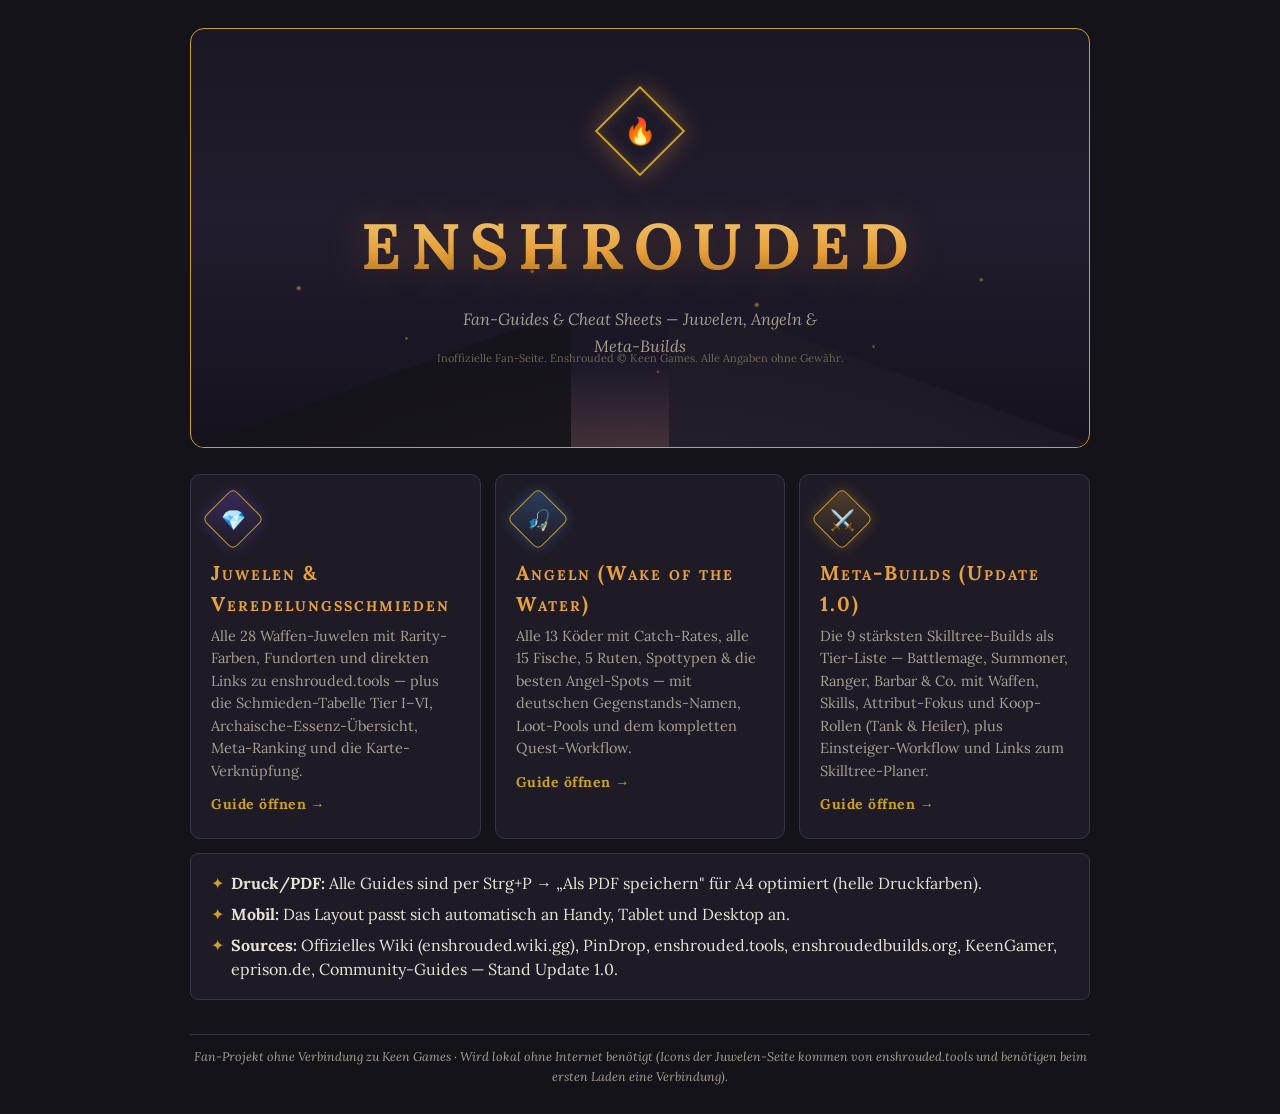
<file: index.html>
<!DOCTYPE html>
<html lang="de">

<head>
  <meta charset="UTF-8">
  <meta name="viewport" content="width=device-width, initial-scale=1">
  <title>Enshrouded – Fan-Guides</title>
  <link rel="stylesheet" href="styles.css">
</head>

<body>
  <div class="wrap">

    <div class="hero">
      <div class="mist"></div>
      <div class="ridges"></div>
      <div class="frame-logo"><i>🔥</i></div>
      <h1 class="title">ENSHROUDED</h1>
      <p class="tagline">Fan-Guides &amp; Cheat Sheets — Juwelen, Angeln &amp; Meta-Builds</p>
      <p class="disclaimer">Inoffizielle Fan-Seite. Enshrouded © Keen Games. Alle Angaben ohne Gewähr.</p>
    </div>

    <div class="home-grid">
      <a class="tile juwelen" href="juwelen.html">
        <div class="tile-emblem"><i>💎</i></div>
        <h2>Juwelen &amp; Veredelungsschmieden</h2>
        <p>Alle 28 Waffen-Juwelen mit Rarity-Farben, Fundorten und direkten Links zu enshrouded.tools — plus die
          Schmieden-Tabelle Tier I–VI, Archaische-Essenz-Übersicht, Meta-Ranking und die Karte-Verknüpfung.</p>
        <span class="open">Guide öffnen →</span>
      </a>
      <a class="tile angeln" href="angeln.html">
        <div class="tile-emblem"><i>🎣</i></div>
        <h2>Angeln (Wake of the Water)</h2>
        <p>Alle 13 Köder mit Catch-Rates, alle 15 Fische, 5 Ruten, Spottypen &amp; die besten Angel-Spots — mit
          deutschen Gegenstands-Namen, Loot-Pools und dem kompletten Quest-Workflow.</p>
        <span class="open">Guide öffnen →</span>
      </a>
      <a class="tile builds" href="builds.html">
        <div class="tile-emblem"><i>⚔️</i></div>
        <h2>Meta-Builds (Update 1.0)</h2>
        <p>Die 9 stärksten Skilltree-Builds als Tier-Liste — Battlemage, Summoner, Ranger, Barbar &amp; Co. mit Waffen,
          Skills, Attribut-Fokus und Koop-Rollen (Tank &amp; Heiler), plus Einsteiger-Workflow und Links zum
          Skilltree-Planer.</p>
        <span class="open">Guide öffnen →</span>
      </a>
    </div>

    <div class="note">
      <ul class="rules">
        <li><b>Druck/PDF:</b> Alle Guides sind per Strg+P → „Als PDF speichern" für A4 optimiert (helle Druckfarben).
        </li>
        <li><b>Mobil:</b> Das Layout passt sich automatisch an Handy, Tablet und Desktop an.</li>
        <li><b>Sources:</b> Offizielles Wiki (enshrouded.wiki.gg), PinDrop, enshrouded.tools, enshroudedbuilds.org,
          KeenGamer, eprison.de, Community-Guides — Stand Update 1.0.</li>
      </ul>
    </div>

    <footer>Fan-Projekt ohne Verbindung zu Keen Games · Wird lokal ohne Internet benötigt (Icons der Juwelen-Seite
      kommen von enshrouded.tools und benötigen beim ersten Laden eine Verbindung).</footer>

  </div>
</body>

</html>
</file>
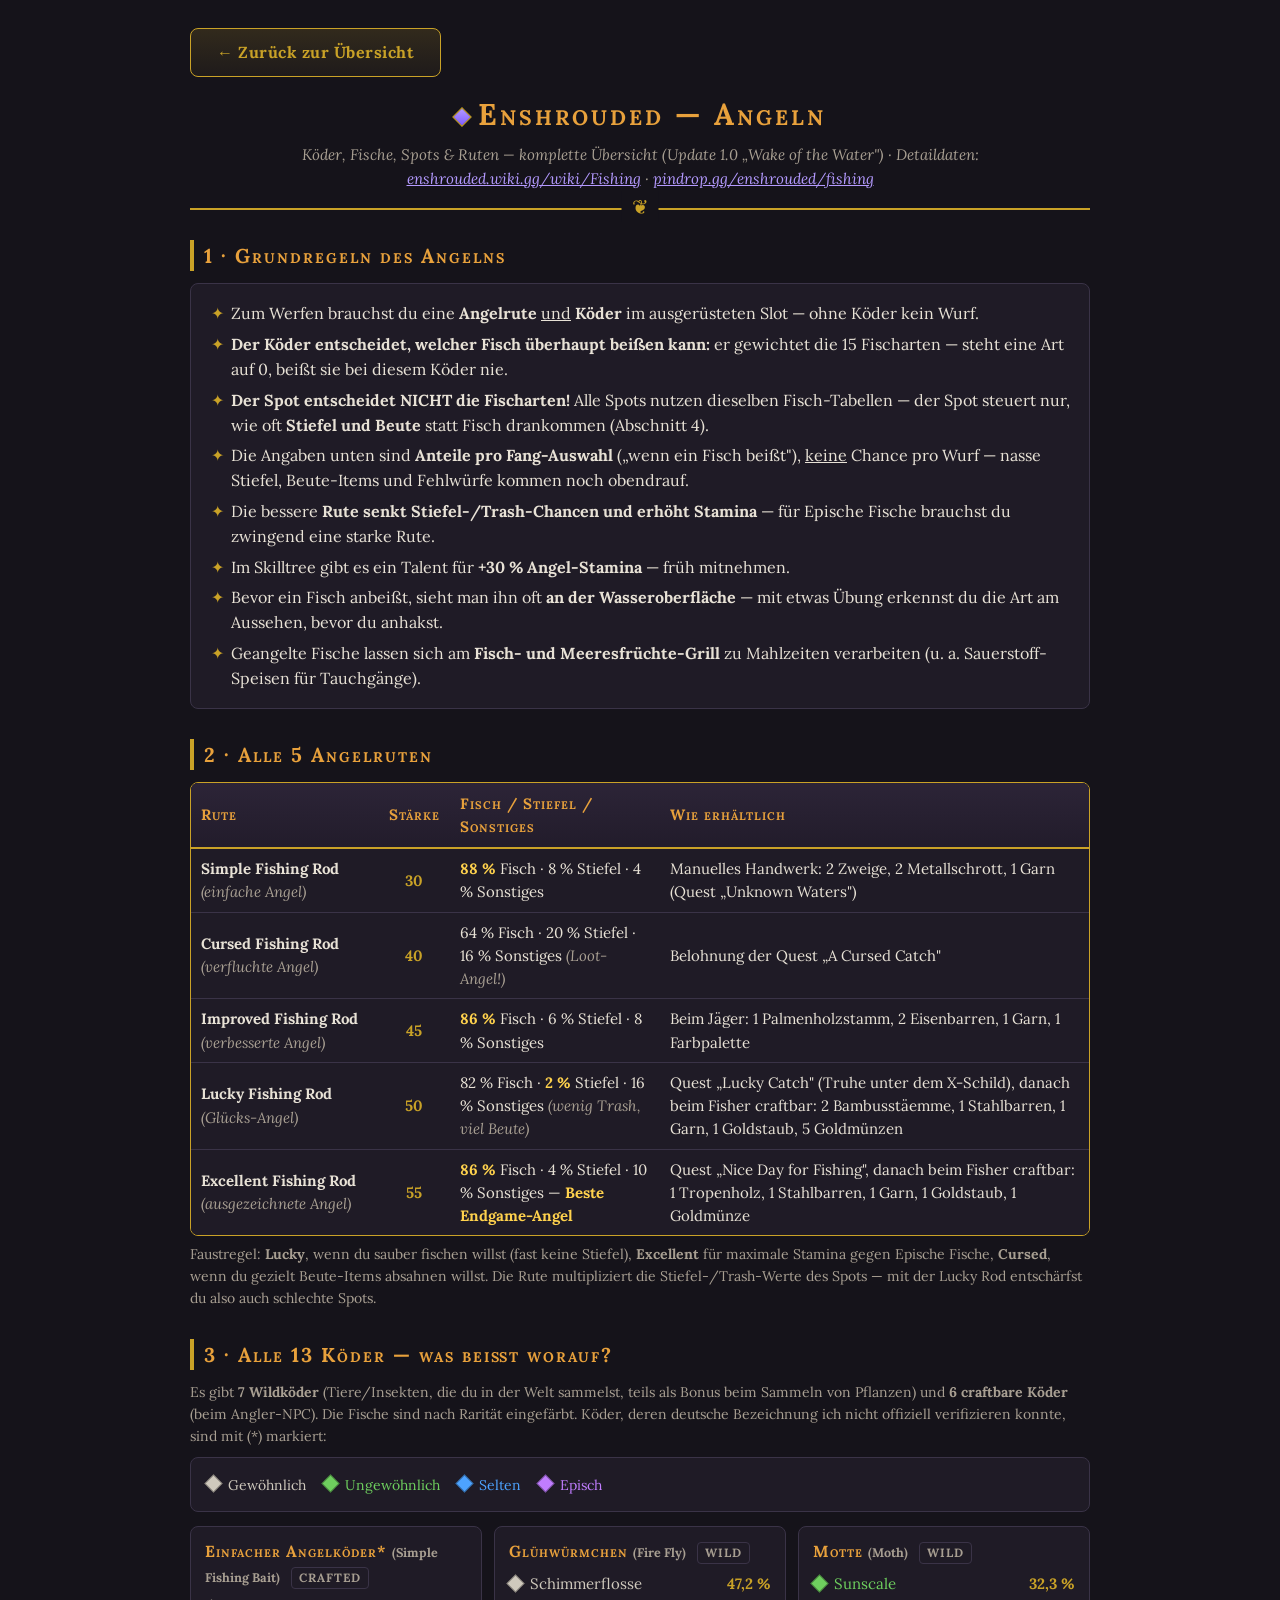
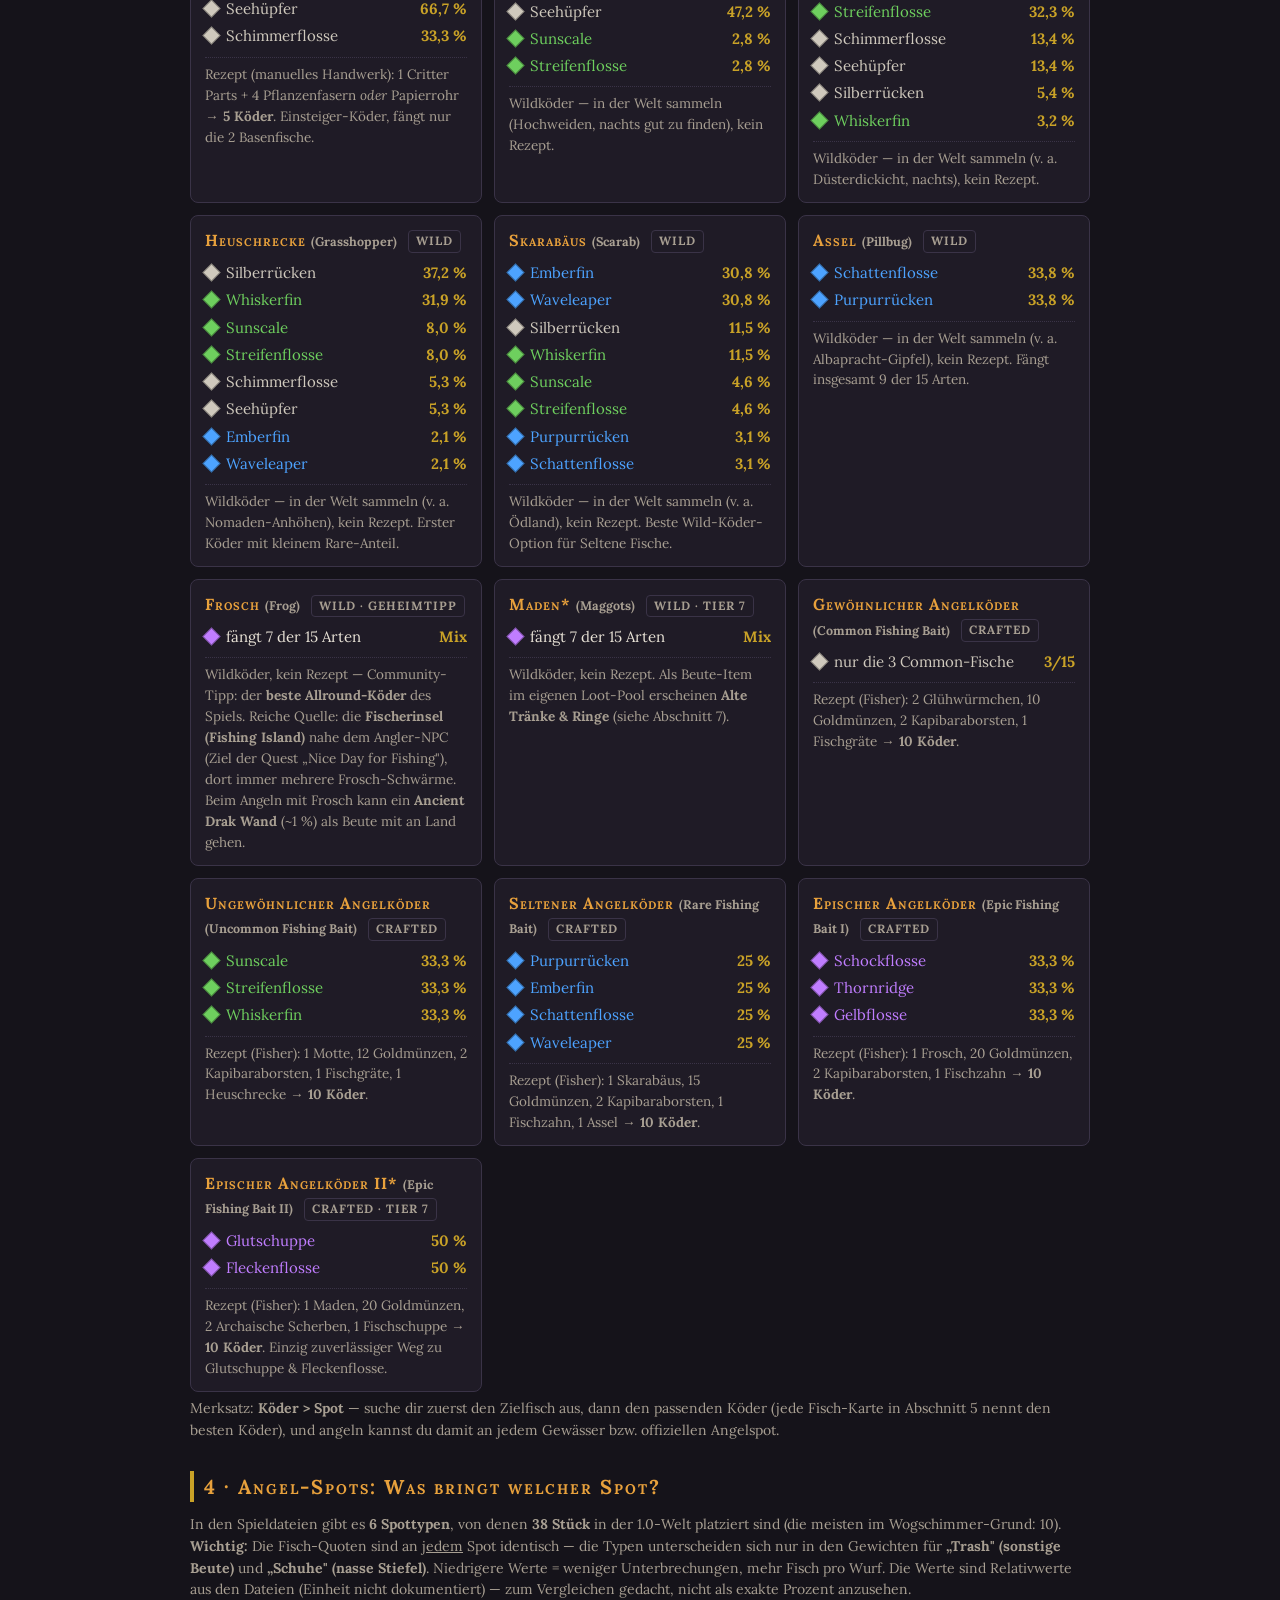
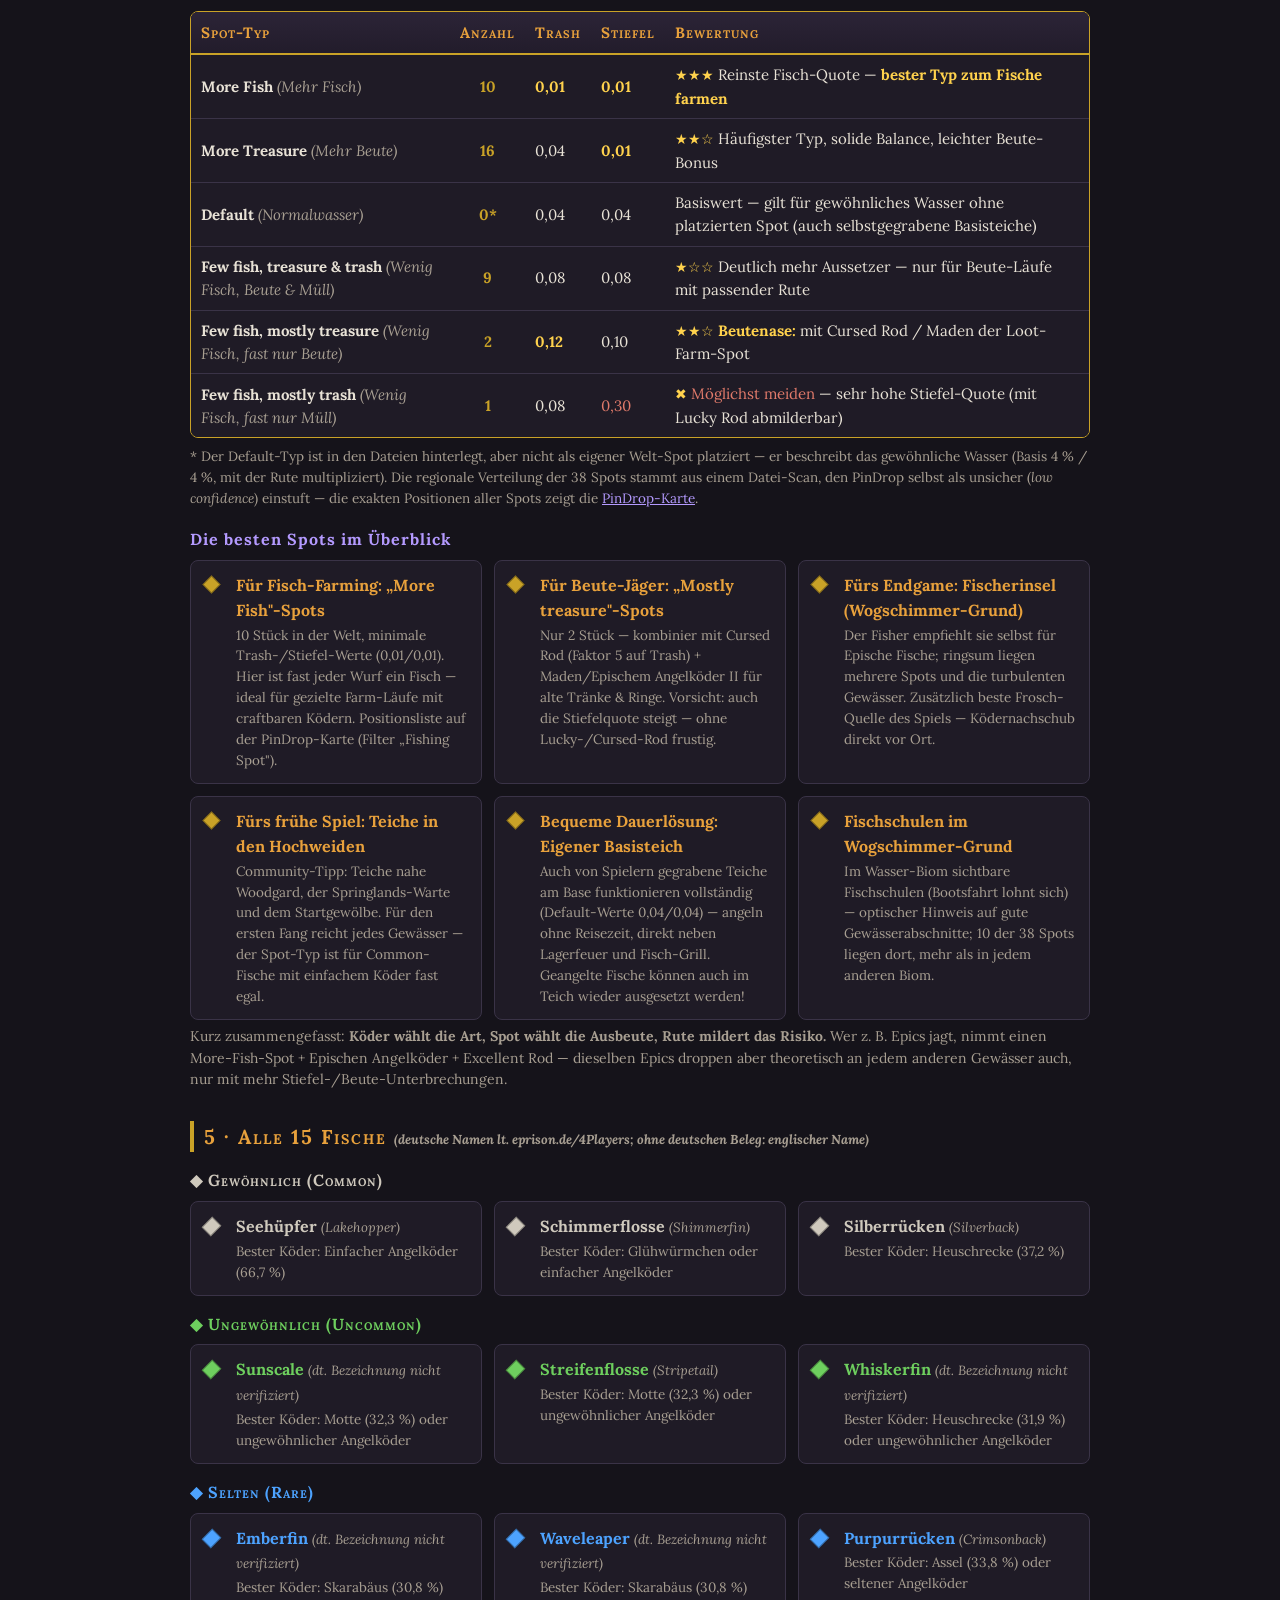
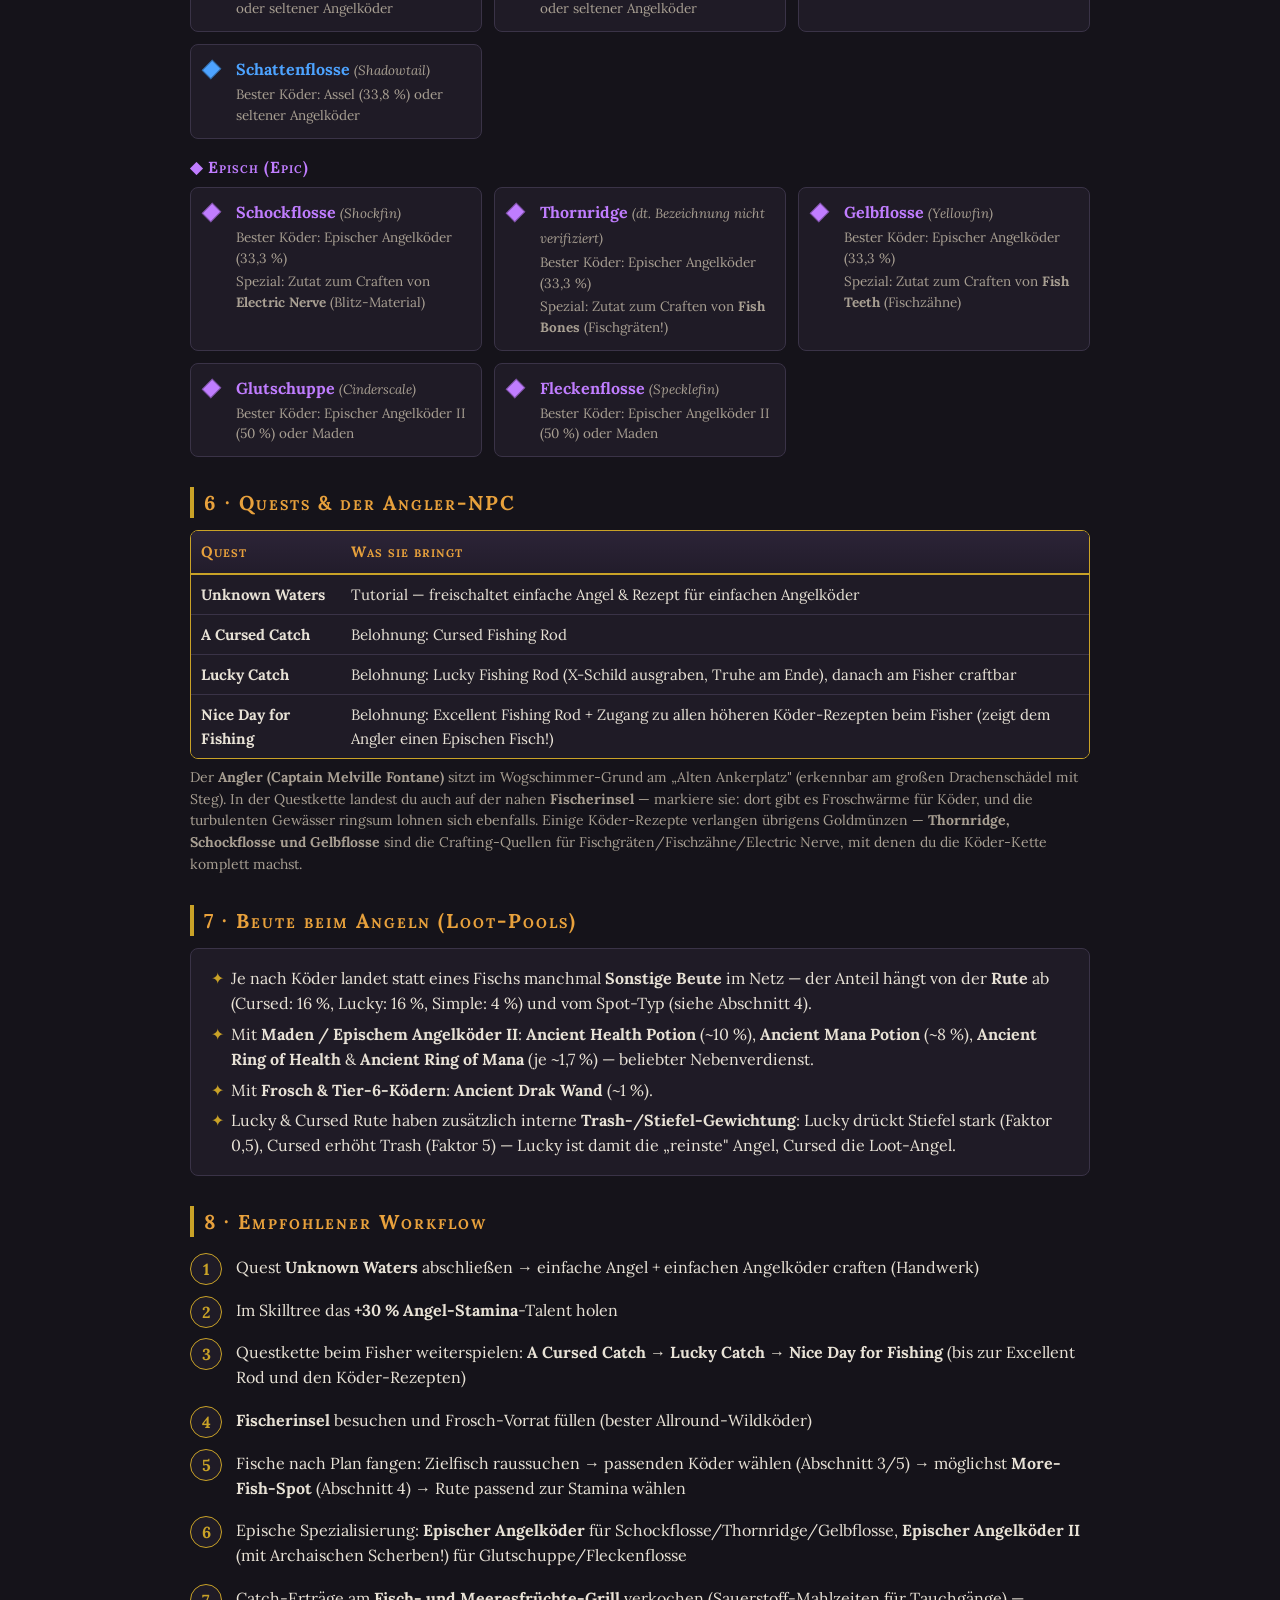
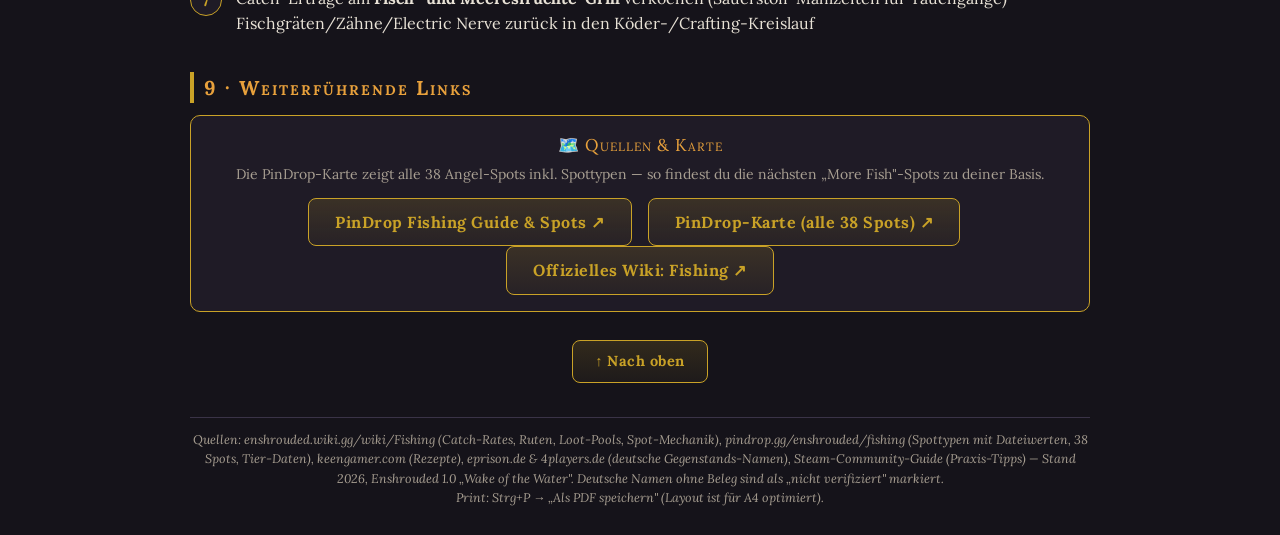
<file: angeln.html>
<!DOCTYPE html>
<html lang="de">
<head>
<meta charset="UTF-8">
<meta name="viewport" content="width=device-width, initial-scale=1">
<title>Enshrouded – Angeln (Wake of the Water)</title>
<link rel="stylesheet" href="styles.css">
</head>
<body>
<div class="wrap">

<a class="btn backhome" href="index.html">← Zurück zur Übersicht</a>

<header>
  <h1><span class="gem-icon"></span>Enshrouded — Angeln</h1>
  <div class="sub">Köder, Fische, Spots &amp; Ruten — komplette Übersicht (Update 1.0 „Wake of the Water") · Detaildaten: <a href="https://enshrouded.wiki.gg/wiki/Fishing" target="_blank" rel="noopener">enshrouded.wiki.gg/wiki/Fishing</a> · <a href="https://pindrop.gg/enshrouded/fishing" target="_blank" rel="noopener">pindrop.gg/enshrouded/fishing</a></div>
</header>

<h2>1 · Grundregeln des Angelns</h2>
<div class="note"><ul class="rules">
<li>Zum Werfen brauchst du eine <b>Angelrute</b> <u>und</u> <b>Köder</b> im ausgerüsteten Slot — ohne Köder kein Wurf.</li>
<li><b>Der Köder entscheidet, welcher Fisch überhaupt beißen kann:</b> er gewichtet die 15 Fischarten — steht eine Art auf 0, beißt sie bei diesem Köder nie.</li>
<li><b>Der Spot entscheidet NICHT die Fischarten!</b> Alle Spots nutzen dieselben Fisch-Tabellen — der Spot steuert nur, wie oft <b>Stiefel und Beute</b> statt Fisch drankommen (Abschnitt 4).</li>
<li>Die Angaben unten sind <b>Anteile pro Fang-Auswahl</b> („wenn ein Fisch beißt"), <u>keine</u> Chance pro Wurf — nasse Stiefel, Beute-Items und Fehlwürfe kommen noch obendrauf.</li>
<li>Die bessere <b>Rute senkt Stiefel-/Trash-Chancen und erhöht Stamina</b> — für Epische Fische brauchst du zwingend eine starke Rute.</li>
<li>Im Skilltree gibt es ein Talent für <b>+30 % Angel-Stamina</b> — früh mitnehmen.</li>
<li>Bevor ein Fisch anbeißt, sieht man ihn oft <b>an der Wasseroberfläche</b> — mit etwas Übung erkennst du die Art am Aussehen, bevor du anhakst.</li>
<li>Geangelte Fische lassen sich am <b>Fisch- und Meeresfrüchte-Grill</b> zu Mahlzeiten verarbeiten (u. a. Sauerstoff-Speisen für Tauchgänge).</li>
</ul></div>

<h2>2 · Alle 5 Angelruten</h2>
<div class="table-scroll">
<table>
<tr><th>Rute</th><th>Stärke</th><th>Fisch / Stiefel / Sonstiges</th><th>Wie erhältlich</th></tr>
<tr><td><b>Simple Fishing Rod</b> <span class="gde">(einfache Angel)</span></td><td class="tier">30</td><td><span class="good">88 %</span> Fisch · 8 % Stiefel · 4 % Sonstiges</td><td>Manuelles Handwerk: 2 Zweige, 2 Metallschrott, 1 Garn (Quest „Unknown Waters")</td></tr>
<tr><td><b>Cursed Fishing Rod</b> <span class="gde">(verfluchte Angel)</span></td><td class="tier">40</td><td>64 % Fisch · 20 % Stiefel · 16 % Sonstiges <span class="gde">(Loot-Angel!)</span></td><td>Belohnung der Quest „A Cursed Catch"</td></tr>
<tr><td><b>Improved Fishing Rod</b> <span class="gde">(verbesserte Angel)</span></td><td class="tier">45</td><td><span class="good">86 %</span> Fisch · 6 % Stiefel · 8 % Sonstiges</td><td>Beim Jäger: 1 Palmenholzstamm, 2 Eisenbarren, 1 Garn, 1 Farbpalette</td></tr>
<tr><td><b>Lucky Fishing Rod</b> <span class="gde">(Glücks-Angel)</span></td><td class="tier">50</td><td>82 % Fisch · <span class="good">2 %</span> Stiefel · 16 % Sonstiges <span class="gde">(wenig Trash, viel Beute)</span></td><td>Quest „Lucky Catch" (Truhe unter dem X-Schild), danach beim Fisher craftbar: 2 Bambusstäemme, 1 Stahlbarren, 1 Garn, 1 Goldstaub, 5 Goldmünzen</td></tr>
<tr><td><b>Excellent Fishing Rod</b> <span class="gde">(ausgezeichnete Angel)</span></td><td class="tier">55</td><td><span class="good">86 %</span> Fisch · 4 % Stiefel · 10 % Sonstiges — <span class="good">Beste Endgame-Angel</span></td><td>Quest „Nice Day for Fishing", danach beim Fisher craftbar: 1 Tropenholz, 1 Stahlbarren, 1 Garn, 1 Goldstaub, 1 Goldmünze</td></tr>
</table>
</div>
<p style="margin-top:8px;color:var(--muted);font-size:14px">Faustregel: <b>Lucky</b>, wenn du sauber fischen willst (fast keine Stiefel), <b>Excellent</b> für maximale Stamina gegen Epische Fische, <b>Cursed</b>, wenn du gezielt Beute-Items absahnen willst. Die Rute multipliziert die Stiefel-/Trash-Werte des Spots — mit der Lucky Rod entschärfst du also auch schlechte Spots.</p>

<h2 id="baits">3 · Alle 13 Köder — was beißt worauf?</h2>
<p style="margin:0 0 10px;color:var(--muted);font-size:14px">Es gibt <b>7 Wildköder</b> (Tiere/Insekten, die du in der Welt sammelst, teils als Bonus beim Sammeln von Pflanzen) und <b>6 craftbare Köder</b> (beim Angler-NPC). Die Fische sind nach Rarität eingefärbt. Köder, deren deutsche Bezeichnung ich nicht offiziell verifizieren konnte, sind mit (*) markiert:</p>
<div class="note" style="display:flex;flex-wrap:wrap;gap:8px 18px;font-size:14px;margin-bottom:14px">
<span><i class="diamond d-common"></i><span class="f-common">Gewöhnlich</span></span>
<span><i class="diamond d-uncommon"></i><span class="f-uncommon">Ungewöhnlich</span></span>
<span><i class="diamond d-rare"></i><span class="f-rare">Selten</span></span>
<span><i class="diamond d-epic"></i><span class="f-epic">Episch</span></span>
</div>

<div class="cards">
<div class="card">
  <h4>Einfacher Angelköder* <small>(Simple Fishing Bait)</small> <span class="kind">crafted</span></h4>
  <ul>
    <li class="f-common"><i class="diamond d-common"></i>Seehüpfer <span class="pct">66,7 %</span></li>
    <li class="f-common"><i class="diamond d-common"></i>Schimmerflosse <span class="pct">33,3 %</span></li>
  </ul>
  <div class="rec">Rezept (manuelles Handwerk): 1 Critter Parts + 4 Pflanzenfasern <i>oder</i> Papierrohr → <b>5 Köder</b>. Einsteiger-Köder, fängt nur die 2 Basenfische.</div>
</div>

<div class="card">
  <h4>Glühwürmchen <small>(Fire Fly)</small> <span class="kind">wild</span></h4>
  <ul>
    <li class="f-common"><i class="diamond d-common"></i>Schimmerflosse <span class="pct">47,2 %</span></li>
    <li class="f-common"><i class="diamond d-common"></i>Seehüpfer <span class="pct">47,2 %</span></li>
    <li class="f-uncommon"><i class="diamond d-uncommon"></i>Sunscale <span class="pct">2,8 %</span></li>
    <li class="f-uncommon"><i class="diamond d-uncommon"></i>Streifenflosse <span class="pct">2,8 %</span></li>
  </ul>
  <div class="rec">Wildköder — in der Welt sammeln (Hochweiden, nachts gut zu finden), kein Rezept.</div>
</div>

<div class="card">
  <h4>Motte <small>(Moth)</small> <span class="kind">wild</span></h4>
  <ul>
    <li class="f-uncommon"><i class="diamond d-uncommon"></i>Sunscale <span class="pct">32,3 %</span></li>
    <li class="f-uncommon"><i class="diamond d-uncommon"></i>Streifenflosse <span class="pct">32,3 %</span></li>
    <li class="f-common"><i class="diamond d-common"></i>Schimmerflosse <span class="pct">13,4 %</span></li>
    <li class="f-common"><i class="diamond d-common"></i>Seehüpfer <span class="pct">13,4 %</span></li>
    <li class="f-common"><i class="diamond d-common"></i>Silberrücken <span class="pct">5,4 %</span></li>
    <li class="f-uncommon"><i class="diamond d-uncommon"></i>Whiskerfin <span class="pct">3,2 %</span></li>
  </ul>
  <div class="rec">Wildköder — in der Welt sammeln (v. a. Düsterdickicht, nachts), kein Rezept.</div>
</div>

<div class="card">
  <h4>Heuschrecke <small>(Grasshopper)</small> <span class="kind">wild</span></h4>
  <ul>
    <li class="f-common"><i class="diamond d-common"></i>Silberrücken <span class="pct">37,2 %</span></li>
    <li class="f-uncommon"><i class="diamond d-uncommon"></i>Whiskerfin <span class="pct">31,9 %</span></li>
    <li class="f-uncommon"><i class="diamond d-uncommon"></i>Sunscale <span class="pct">8,0 %</span></li>
    <li class="f-uncommon"><i class="diamond d-uncommon"></i>Streifenflosse <span class="pct">8,0 %</span></li>
    <li class="f-common"><i class="diamond d-common"></i>Schimmerflosse <span class="pct">5,3 %</span></li>
    <li class="f-common"><i class="diamond d-common"></i>Seehüpfer <span class="pct">5,3 %</span></li>
    <li class="f-rare"><i class="diamond d-rare"></i>Emberfin <span class="pct">2,1 %</span></li>
    <li class="f-rare"><i class="diamond d-rare"></i>Waveleaper <span class="pct">2,1 %</span></li>
  </ul>
  <div class="rec">Wildköder — in der Welt sammeln (v. a. Nomaden-Anhöhen), kein Rezept. Erster Köder mit kleinem Rare-Anteil.</div>
</div>

<div class="card">
  <h4>Skarabäus <small>(Scarab)</small> <span class="kind">wild</span></h4>
  <ul>
    <li class="f-rare"><i class="diamond d-rare"></i>Emberfin <span class="pct">30,8 %</span></li>
    <li class="f-rare"><i class="diamond d-rare"></i>Waveleaper <span class="pct">30,8 %</span></li>
    <li class="f-common"><i class="diamond d-common"></i>Silberrücken <span class="pct">11,5 %</span></li>
    <li class="f-uncommon"><i class="diamond d-uncommon"></i>Whiskerfin <span class="pct">11,5 %</span></li>
    <li class="f-uncommon"><i class="diamond d-uncommon"></i>Sunscale <span class="pct">4,6 %</span></li>
    <li class="f-uncommon"><i class="diamond d-uncommon"></i>Streifenflosse <span class="pct">4,6 %</span></li>
    <li class="f-rare"><i class="diamond d-rare"></i>Purpurrücken <span class="pct">3,1 %</span></li>
    <li class="f-rare"><i class="diamond d-rare"></i>Schattenflosse <span class="pct">3,1 %</span></li>
  </ul>
  <div class="rec">Wildköder — in der Welt sammeln (v. a. Ödland), kein Rezept. Beste Wild-Köder-Option für Seltene Fische.</div>
</div>

<div class="card">
  <h4>Assel <small>(Pillbug)</small> <span class="kind">wild</span></h4>
  <ul>
    <li class="f-rare"><i class="diamond d-rare"></i>Schattenflosse <span class="pct">33,8 %</span></li>
    <li class="f-rare"><i class="diamond d-rare"></i>Purpurrücken <span class="pct">33,8 %</span></li>
  </ul>
  <div class="rec">Wildköder — in der Welt sammeln (v. a. Albapracht-Gipfel), kein Rezept. Fängt insgesamt 9 der 15 Arten.</div>
</div>

<div class="card">
  <h4>Frosch <small>(Frog)</small> <span class="kind">wild · Geheimtipp</span></h4>
  <ul>
    <li class="f-epic" style="color:var(--text)"><i class="diamond d-epic"></i>fängt 7 der 15 Arten <span class="pct">Mix</span></li>
  </ul>
  <div class="rec">Wildköder, kein Rezept — Community-Tipp: der <b>beste Allround-Köder</b> des Spiels. Reiche Quelle: die <b>Fischerinsel (Fishing Island)</b> nahe dem Angler-NPC (Ziel der Quest „Nice Day for Fishing"), dort immer mehrere Frosch-Schwärme. Beim Angeln mit Frosch kann ein <b>Ancient Drak Wand</b> (~1 %) als Beute mit an Land gehen.</div>
</div>

<div class="card">
  <h4>Maden* <small>(Maggots)</small> <span class="kind">wild · Tier 7</span></h4>
  <ul>
    <li class="f-epic" style="color:var(--text)"><i class="diamond d-epic"></i>fängt 7 der 15 Arten <span class="pct">Mix</span></li>
  </ul>
  <div class="rec">Wildköder, kein Rezept. Als Beute-Item im eigenen Loot-Pool erscheinen <b>Alte Tränke &amp; Ringe</b> (siehe Abschnitt 7).</div>
</div>

<div class="card">
  <h4>Gewöhnlicher Angelköder <small>(Common Fishing Bait)</small> <span class="kind">crafted</span></h4>
  <ul>
    <li class="f-common"><i class="diamond d-common"></i>nur die 3 Common-Fische <span class="pct">3/15</span></li>
  </ul>
  <div class="rec">Rezept (Fisher): 2 Glühwürmchen, 10 Goldmünzen, 2 Kapibaraborsten, 1 Fischgräte → <b>10 Köder</b>.</div>
</div>

<div class="card">
  <h4>Ungewöhnlicher Angelköder <small>(Uncommon Fishing Bait)</small> <span class="kind">crafted</span></h4>
  <ul>
    <li class="f-uncommon"><i class="diamond d-uncommon"></i>Sunscale <span class="pct">33,3 %</span></li>
    <li class="f-uncommon"><i class="diamond d-uncommon"></i>Streifenflosse <span class="pct">33,3 %</span></li>
    <li class="f-uncommon"><i class="diamond d-uncommon"></i>Whiskerfin <span class="pct">33,3 %</span></li>
  </ul>
  <div class="rec">Rezept (Fisher): 1 Motte, 12 Goldmünzen, 2 Kapibaraborsten, 1 Fischgräte, 1 Heuschrecke → <b>10 Köder</b>.</div>
</div>

<div class="card">
  <h4>Seltener Angelköder <small>(Rare Fishing Bait)</small> <span class="kind">crafted</span></h4>
  <ul>
    <li class="f-rare"><i class="diamond d-rare"></i>Purpurrücken <span class="pct">25 %</span></li>
    <li class="f-rare"><i class="diamond d-rare"></i>Emberfin <span class="pct">25 %</span></li>
    <li class="f-rare"><i class="diamond d-rare"></i>Schattenflosse <span class="pct">25 %</span></li>
    <li class="f-rare"><i class="diamond d-rare"></i>Waveleaper <span class="pct">25 %</span></li>
  </ul>
  <div class="rec">Rezept (Fisher): 1 Skarabäus, 15 Goldmünzen, 2 Kapibaraborsten, 1 Fischzahn, 1 Assel → <b>10 Köder</b>.</div>
</div>

<div class="card">
  <h4>Epischer Angelköder <small>(Epic Fishing Bait I)</small> <span class="kind">crafted</span></h4>
  <ul>
    <li class="f-epic"><i class="diamond d-epic"></i>Schockflosse <span class="pct">33,3 %</span></li>
    <li class="f-epic"><i class="diamond d-epic"></i>Thornridge <span class="pct">33,3 %</span></li>
    <li class="f-epic"><i class="diamond d-epic"></i>Gelbflosse <span class="pct">33,3 %</span></li>
  </ul>
  <div class="rec">Rezept (Fisher): 1 Frosch, 20 Goldmünzen, 2 Kapibaraborsten, 1 Fischzahn → <b>10 Köder</b>.</div>
</div>

<div class="card">
  <h4>Epischer Angelköder II* <small>(Epic Fishing Bait II)</small> <span class="kind">crafted · Tier 7</span></h4>
  <ul>
    <li class="f-epic"><i class="diamond d-epic"></i>Glutschuppe <span class="pct">50 %</span></li>
    <li class="f-epic"><i class="diamond d-epic"></i>Fleckenflosse <span class="pct">50 %</span></li>
  </ul>
  <div class="rec">Rezept (Fisher): 1 Maden, 20 Goldmünzen, 2 Archaische Scherben, 1 Fischschuppe → <b>10 Köder</b>. Einzig zuverlässiger Weg zu Glutschuppe &amp; Fleckenflosse.</div>
</div>
</div>
<p style="color:var(--muted);font-size:14px">Merksatz: <b>Köder &gt; Spot</b> — suche dir zuerst den Zielfisch aus, dann den passenden Köder (jede Fisch-Karte in Abschnitt 5 nennt den besten Köder), und angeln kannst du damit an jedem Gewässer bzw. offiziellen Angelspot.</p>

<h2 id="spots">4 · Angel-Spots: Was bringt welcher Spot?</h2>
<p style="margin:0 0 10px;color:var(--muted);font-size:14px">In den Spieldateien gibt es <b>6 Spottypen</b>, von denen <b>38 Stück</b> in der 1.0-Welt platziert sind (die meisten im Wogschimmer-Grund: 10). <b>Wichtig:</b> Die Fisch-Quoten sind an <u>jedem</u> Spot identisch — die Typen unterscheiden sich nur in den Gewichten für <b>„Trash" (sonstige Beute)</b> und <b>„Schuhe" (nasse Stiefel)</b>. Niedrigere Werte = weniger Unterbrechungen, mehr Fisch pro Wurf. Die Werte sind Relativwerte aus den Dateien (Einheit nicht dokumentiert) — zum Vergleichen gedacht, nicht als exakte Prozent anzusehen.</p>
<div class="table-scroll">
<table>
<tr><th>Spot-Typ</th><th>Anzahl</th><th>Trash</th><th>Stiefel</th><th>Bewertung</th></tr>
<tr><td><b>More Fish</b> <span class="gde">(Mehr Fisch)</span></td><td class="tier">10</td><td><span class="good">0,01</span></td><td><span class="good">0,01</span></td><td><span class="stars">★★★</span> Reinste Fisch-Quote — <span class="good">bester Typ zum Fische farmen</span></td></tr>
<tr><td><b>More Treasure</b> <span class="gde">(Mehr Beute)</span></td><td class="tier">16</td><td>0,04</td><td><span class="good">0,01</span></td><td><span class="stars">★★☆</span> Häufigster Typ, solide Balance, leichter Beute-Bonus</td></tr>
<tr><td><b>Default</b> <span class="gde">(Normalwasser)</span></td><td class="tier">0*</td><td>0,04</td><td>0,04</td><td>Basiswert — gilt für gewöhnliches Wasser ohne platzierten Spot (auch selbstgegrabene Basisteiche)</td></tr>
<tr><td><b>Few fish, treasure &amp; trash</b> <span class="gde">(Wenig Fisch, Beute &amp; Müll)</span></td><td class="tier">9</td><td>0,08</td><td>0,08</td><td><span class="stars">★☆☆</span> Deutlich mehr Aussetzer — nur für Beute-Läufe mit passender Rute</td></tr>
<tr><td><b>Few fish, mostly treasure</b> <span class="gde">(Wenig Fisch, fast nur Beute)</span></td><td class="tier">2</td><td><span class="good">0,12</span></td><td>0,10</td><td><span class="stars">★★☆</span> <span class="good">Beutenase:</span> mit Cursed Rod / Maden der Loot-Farm-Spot</td></tr>
<tr><td><b>Few fish, mostly trash</b> <span class="gde">(Wenig Fisch, fast nur Müll)</span></td><td class="tier">1</td><td>0,08</td><td><span class="bad">0,30</span></td><td><span class="stars">✖</span> <span class="bad">Möglichst meiden</span> — sehr hohe Stiefel-Quote (mit Lucky Rod abmilderbar)</td></tr>
</table>
</div>
<p style="margin:8px 0 0;color:var(--muted);font-size:13.5px">* Der Default-Typ ist in den Dateien hinterlegt, aber nicht als eigener Welt-Spot platziert — er beschreibt das gewöhnliche Wasser (Basis 4 % / 4 %, mit der Rute multipliziert). Die regionale Verteilung der 38 Spots stammt aus einem Datei-Scan, den PinDrop selbst als unsicher (<i>low confidence</i>) einstuft — die exakten Positionen aller Spots zeigt die <a href="https://pindrop.gg/enshrouded/map" target="_blank" rel="noopener">PinDrop-Karte</a>.</p>

<h3>Die besten Spots im Überblick</h3>
<div class="cards">
<div class="card spot-card"><i class="diamond" style="background:var(--gold)"></i><div class="body"><span class="sname">Für Fisch-Farming: „More Fish"-Spots</span><span class="sdetail">10 Stück in der Welt, minimale Trash-/Stiefel-Werte (0,01/0,01). Hier ist fast jeder Wurf ein Fisch — ideal für gezielte Farm-Läufe mit craftbaren Ködern. Positionsliste auf der PinDrop-Karte (Filter „Fishing Spot").</span></div></div>
<div class="card spot-card"><i class="diamond" style="background:var(--gold)"></i><div class="body"><span class="sname">Für Beute-Jäger: „Mostly treasure"-Spots</span><span class="sdetail">Nur 2 Stück — kombinier mit Cursed Rod (Faktor 5 auf Trash) + Maden/Epischem Angelköder II für alte Tränke &amp; Ringe. Vorsicht: auch die Stiefelquote steigt — ohne Lucky-/Cursed-Rod frustig.</span></div></div>
<div class="card spot-card"><i class="diamond" style="background:var(--gold)"></i><div class="body"><span class="sname">Fürs Endgame: Fischerinsel (Wogschimmer-Grund)</span><span class="sdetail">Der Fisher empfiehlt sie selbst für Epische Fische; ringsum liegen mehrere Spots und die turbulenten Gewässer. Zusätzlich beste Frosch-Quelle des Spiels — Ködernachschub direkt vor Ort.</span></div></div>
<div class="card spot-card"><i class="diamond" style="background:var(--gold)"></i><div class="body"><span class="sname">Fürs frühe Spiel: Teiche in den Hochweiden</span><span class="sdetail">Community-Tipp: Teiche nahe Woodgard, der Springlands-Warte und dem Startgewölbe. Für den ersten Fang reicht jedes Gewässer — der Spot-Typ ist für Common-Fische mit einfachem Köder fast egal.</span></div></div>
<div class="card spot-card"><i class="diamond" style="background:var(--gold)"></i><div class="body"><span class="sname">Bequeme Dauerlösung: Eigener Basisteich</span><span class="sdetail">Auch von Spielern gegrabene Teiche am Base funktionieren vollständig (Default-Werte 0,04/0,04) — angeln ohne Reisezeit, direkt neben Lagerfeuer und Fisch-Grill. Geangelte Fische können auch im Teich wieder ausgesetzt werden!</span></div></div>
<div class="card spot-card"><i class="diamond" style="background:var(--gold)"></i><div class="body"><span class="sname">Fischschulen im Wogschimmer-Grund</span><span class="sdetail">Im Wasser-Biom sichtbare Fischschulen (Bootsfahrt lohnt sich) — optischer Hinweis auf gute Gewässerabschnitte; 10 der 38 Spots liegen dort, mehr als in jedem anderen Biom.</span></div></div>
</div>
<p style="color:var(--muted);font-size:14px">Kurz zusammengefasst: <b>Köder wählt die Art, Spot wählt die Ausbeute, Rute mildert das Risiko.</b> Wer z. B. Epics jagt, nimmt einen More-Fish-Spot + Epischen Angelköder + Excellent Rod — dieselben Epics droppen aber theoretisch an jedem anderen Gewässer auch, nur mit mehr Stiefel-/Beute-Unterbrechungen.</p>

<h2>5 · Alle 15 Fische <span class="gde" style="font-size:13px;font-variant:normal;letter-spacing:0">(deutsche Namen lt. eprison.de/4Players; ohne deutschen Beleg: englischer Name)</span></h2>
<h3 style="color:var(--rar-common);font-variant:small-caps;letter-spacing:1px;margin:16px 0 8px">◆ Gewöhnlich (Common)</h3>
<div class="cards">
<div class="card fish-card"><i class="diamond d-common" style="width:15px;height:15px"></i><div class="body"><span class="fname f-common">Seehüpfer</span> <small class="gde">(Lakehopper)</small><span class="fuse">Bester Köder: Einfacher Angelköder (66,7 %)</span></div></div>
<div class="card fish-card"><i class="diamond d-common" style="width:15px;height:15px"></i><div class="body"><span class="fname f-common">Schimmerflosse</span> <small class="gde">(Shimmerfin)</small><span class="fuse">Bester Köder: Glühwürmchen oder einfacher Angelköder</span></div></div>
<div class="card fish-card"><i class="diamond d-common" style="width:15px;height:15px"></i><div class="body"><span class="fname f-common">Silberrücken</span> <small class="gde">(Silverback)</small><span class="fuse">Bester Köder: Heuschrecke (37,2 %)</span></div></div>
</div>
<h3 style="color:var(--rar-uncommon);font-variant:small-caps;letter-spacing:1px;margin:16px 0 8px">◆ Ungewöhnlich (Uncommon)</h3>
<div class="cards">
<div class="card fish-card"><i class="diamond d-uncommon" style="width:15px;height:15px"></i><div class="body"><span class="fname f-uncommon">Sunscale</span> <small class="gde">(dt. Bezeichnung nicht verifiziert)</small><span class="fuse">Bester Köder: Motte (32,3 %) oder ungewöhnlicher Angelköder</span></div></div>
<div class="card fish-card"><i class="diamond d-uncommon" style="width:15px;height:15px"></i><div class="body"><span class="fname f-uncommon">Streifenflosse</span> <small class="gde">(Stripetail)</small><span class="fuse">Bester Köder: Motte (32,3 %) oder ungewöhnlicher Angelköder</span></div></div>
<div class="card fish-card"><i class="diamond d-uncommon" style="width:15px;height:15px"></i><div class="body"><span class="fname f-uncommon">Whiskerfin</span> <small class="gde">(dt. Bezeichnung nicht verifiziert)</small><span class="fuse">Bester Köder: Heuschrecke (31,9 %) oder ungewöhnlicher Angelköder</span></div></div>
</div>
<h3 style="color:var(--rar-rare);font-variant:small-caps;letter-spacing:1px;margin:16px 0 8px">◆ Selten (Rare)</h3>
<div class="cards">
<div class="card fish-card"><i class="diamond d-rare" style="width:15px;height:15px"></i><div class="body"><span class="fname f-rare">Emberfin</span> <small class="gde">(dt. Bezeichnung nicht verifiziert)</small><span class="fuse">Bester Köder: Skarabäus (30,8 %) oder seltener Angelköder</span></div></div>
<div class="card fish-card"><i class="diamond d-rare" style="width:15px;height:15px"></i><div class="body"><span class="fname f-rare">Waveleaper</span> <small class="gde">(dt. Bezeichnung nicht verifiziert)</small><span class="fuse">Bester Köder: Skarabäus (30,8 %) oder seltener Angelköder</span></div></div>
<div class="card fish-card"><i class="diamond d-rare" style="width:15px;height:15px"></i><div class="body"><span class="fname f-rare">Purpurrücken</span> <small class="gde">(Crimsonback)</small><span class="fuse">Bester Köder: Assel (33,8 %) oder seltener Angelköder</span></div></div>
<div class="card fish-card"><i class="diamond d-rare" style="width:15px;height:15px"></i><div class="body"><span class="fname f-rare">Schattenflosse</span> <small class="gde">(Shadowtail)</small><span class="fuse">Bester Köder: Assel (33,8 %) oder seltener Angelköder</span></div></div>
</div>
<h3 style="color:var(--rar-epic);font-variant:small-caps;letter-spacing:1px;margin:16px 0 8px">◆ Episch (Epic)</h3>
<div class="cards">
<div class="card fish-card"><i class="diamond d-epic" style="width:15px;height:15px"></i><div class="body"><span class="fname f-epic">Schockflosse</span> <small class="gde">(Shockfin)</small><span class="fuse">Bester Köder: Epischer Angelköder (33,3 %)</span><span class="fuse">Spezial: Zutat zum Craften von <b>Electric Nerve</b> (Blitz-Material)</span></div></div>
<div class="card fish-card"><i class="diamond d-epic" style="width:15px;height:15px"></i><div class="body"><span class="fname f-epic">Thornridge</span> <small class="gde">(dt. Bezeichnung nicht verifiziert)</small><span class="fuse">Bester Köder: Epischer Angelköder (33,3 %)</span><span class="fuse">Spezial: Zutat zum Craften von <b>Fish Bones</b> (Fischgräten!)</span></div></div>
<div class="card fish-card"><i class="diamond d-epic" style="width:15px;height:15px"></i><div class="body"><span class="fname f-epic">Gelbflosse</span> <small class="gde">(Yellowfin)</small><span class="fuse">Bester Köder: Epischer Angelköder (33,3 %)</span><span class="fuse">Spezial: Zutat zum Craften von <b>Fish Teeth</b> (Fischzähne)</span></div></div>
<div class="card fish-card"><i class="diamond d-epic" style="width:15px;height:15px"></i><div class="body"><span class="fname f-epic">Glutschuppe</span> <small class="gde">(Cinderscale)</small><span class="fuse">Bester Köder: Epischer Angelköder II (50 %) oder Maden</span></div></div>
<div class="card fish-card"><i class="diamond d-epic" style="width:15px;height:15px"></i><div class="body"><span class="fname f-epic">Fleckenflosse</span> <small class="gde">(Specklefin)</small><span class="fuse">Bester Köder: Epischer Angelköder II (50 %) oder Maden</span></div></div>
</div>

<h2>6 · Quests &amp; der Angler-NPC</h2>
<div class="table-scroll">
<table>
<tr><th>Quest</th><th>Was sie bringt</th></tr>
<tr><td><b>Unknown Waters</b></td><td>Tutorial — freischaltet einfache Angel &amp; Rezept für einfachen Angelköder</td></tr>
<tr><td><b>A Cursed Catch</b></td><td>Belohnung: Cursed Fishing Rod</td></tr>
<tr><td><b>Lucky Catch</b></td><td>Belohnung: Lucky Fishing Rod (X-Schild ausgraben, Truhe am Ende), danach am Fisher craftbar</td></tr>
<tr><td><b>Nice Day for Fishing</b></td><td>Belohnung: Excellent Fishing Rod + Zugang zu allen höheren Köder-Rezepten beim Fisher (zeigt dem Angler einen Epischen Fisch!)</td></tr>
</table>
</div>
<p style="margin-top:8px;color:var(--muted);font-size:14px">Der <b>Angler (Captain Melville Fontane)</b> sitzt im Wogschimmer-Grund am „Alten Ankerplatz" (erkennbar am großen Drachenschädel mit Steg). In der Questkette landest du auch auf der nahen <b>Fischerinsel</b> — markiere sie: dort gibt es Froschwärme für Köder, und die turbulenten Gewässer ringsum lohnen sich ebenfalls. Einige Köder-Rezepte verlangen übrigens Goldmünzen — <b>Thornridge, Schockflosse und Gelbflosse</b> sind die Crafting-Quellen für Fischgräten/Fischzähne/Electric Nerve, mit denen du die Köder-Kette komplett machst.</p>

<h2>7 · Beute beim Angeln (Loot-Pools)</h2>
<div class="note"><ul class="rules">
<li>Je nach Köder landet statt eines Fischs manchmal <b>Sonstige Beute</b> im Netz — der Anteil hängt von der <b>Rute</b> ab (Cursed: 16 %, Lucky: 16 %, Simple: 4 %) und vom Spot-Typ (siehe Abschnitt 4).</li>
<li>Mit <b>Maden / Epischem Angelköder II</b>: <b>Ancient Health Potion</b> (~10 %), <b>Ancient Mana Potion</b> (~8 %), <b>Ancient Ring of Health</b> &amp; <b>Ancient Ring of Mana</b> (je ~1,7 %) — beliebter Nebenverdienst.</li>
<li>Mit <b>Frosch &amp; Tier-6-Ködern</b>: <b>Ancient Drak Wand</b> (~1 %).</li>
<li>Lucky &amp; Cursed Rute haben zusätzlich interne <b>Trash-/Stiefel-Gewichtung</b>: Lucky drückt Stiefel stark (Faktor 0,5), Cursed erhöht Trash (Faktor 5) — Lucky ist damit die „reinste" Angel, Cursed die Loot-Angel.</li>
</ul></div>

<h2>8 · Empfohlener Workflow</h2>
<ol class="workflow">
<li>Quest <b>Unknown Waters</b> abschließen → einfache Angel + einfachen Angelköder craften (Handwerk)</li>
<li>Im Skilltree das <b>+30 % Angel-Stamina</b>-Talent holen</li>
<li>Questkette beim Fisher weiterspielen: <b>A Cursed Catch → Lucky Catch → Nice Day for Fishing</b> (bis zur Excellent Rod und den Köder-Rezepten)</li>
<li><b>Fischerinsel</b> besuchen und Frosch-Vorrat füllen (bester Allround-Wildköder)</li>
<li>Fische nach Plan fangen: Zielfisch raussuchen → passenden Köder wählen (Abschnitt 3/5) → möglichst <b>More-Fish-Spot</b> (Abschnitt 4) → Rute passend zur Stamina wählen</li>
<li>Epische Spezialisierung: <b>Epischer Angelköder</b> für Schockflosse/Thornridge/Gelbflosse, <b>Epischer Angelköder II</b> (mit Archaischen Scherben!) für Glutschuppe/Fleckenflosse</li>
<li>Catch-Erträge am <b>Fisch- und Meeresfrüchte-Grill</b> verkochen (Sauerstoff-Mahlzeiten für Tauchgänge) — Fischgräten/Zähne/Electric Nerve zurück in den Köder-/Crafting-Kreislauf</li>
</ol>

<h2>9 · Weiterführende Links</h2>
<div class="map-card">
<div class="map-title">🗺️ Quellen &amp; Karte</div>
<div class="map-desc">Die PinDrop-Karte zeigt alle 38 Angel-Spots inkl. Spottypen — so findest du die nächsten „More Fish"-Spots zu deiner Basis.</div>
<a class="btn" href="https://pindrop.gg/enshrouded/fishing" target="_blank" rel="noopener">PinDrop Fishing Guide &amp; Spots ↗</a>
&nbsp;&nbsp;
<a class="btn" href="https://pindrop.gg/enshrouded/map" target="_blank" rel="noopener">PinDrop-Karte (alle 38 Spots) ↗</a>
&nbsp;&nbsp;
<a class="btn" href="https://enshrouded.wiki.gg/wiki/Fishing" target="_blank" rel="noopener">Offizielles Wiki: Fishing ↗</a>
</div>

<div class="totop-wrap"><a class="btn" href="#" onclick="window.scrollTo({top:0,behavior:'smooth'});return false;">↑ Nach oben</a></div>

<footer>Quellen: enshrouded.wiki.gg/wiki/Fishing (Catch-Rates, Ruten, Loot-Pools, Spot-Mechanik), pindrop.gg/enshrouded/fishing (Spottypen mit Dateiwerten, 38 Spots, Tier-Daten), keengamer.com (Rezepte), eprison.de &amp; 4players.de (deutsche Gegenstands-Namen), Steam-Community-Guide (Praxis-Tipps) — Stand 2026, Enshrouded 1.0 „Wake of the Water". Deutsche Namen ohne Beleg sind als „nicht verifiziert" markiert.<br>Print: Strg+P → „Als PDF speichern" (Layout ist für A4 optimiert).</footer>

</div>
</body>
</html>
</file>
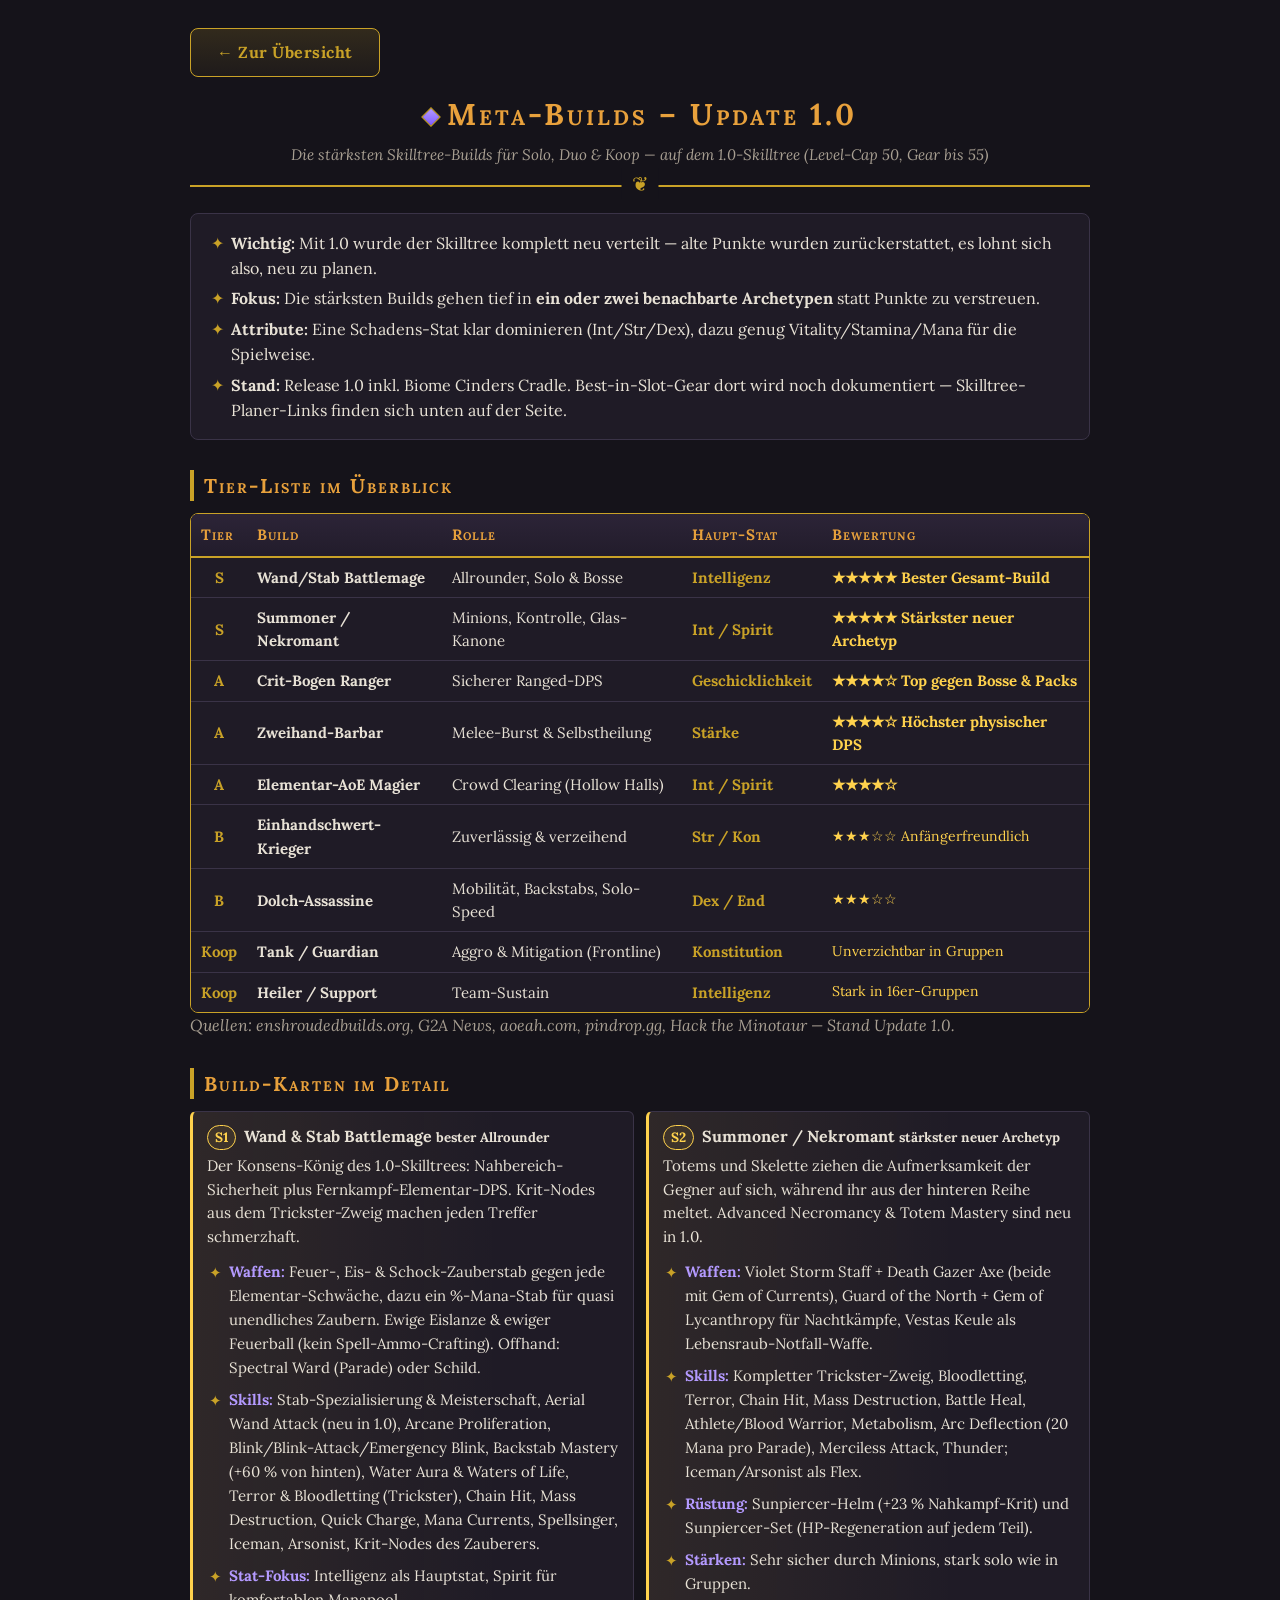
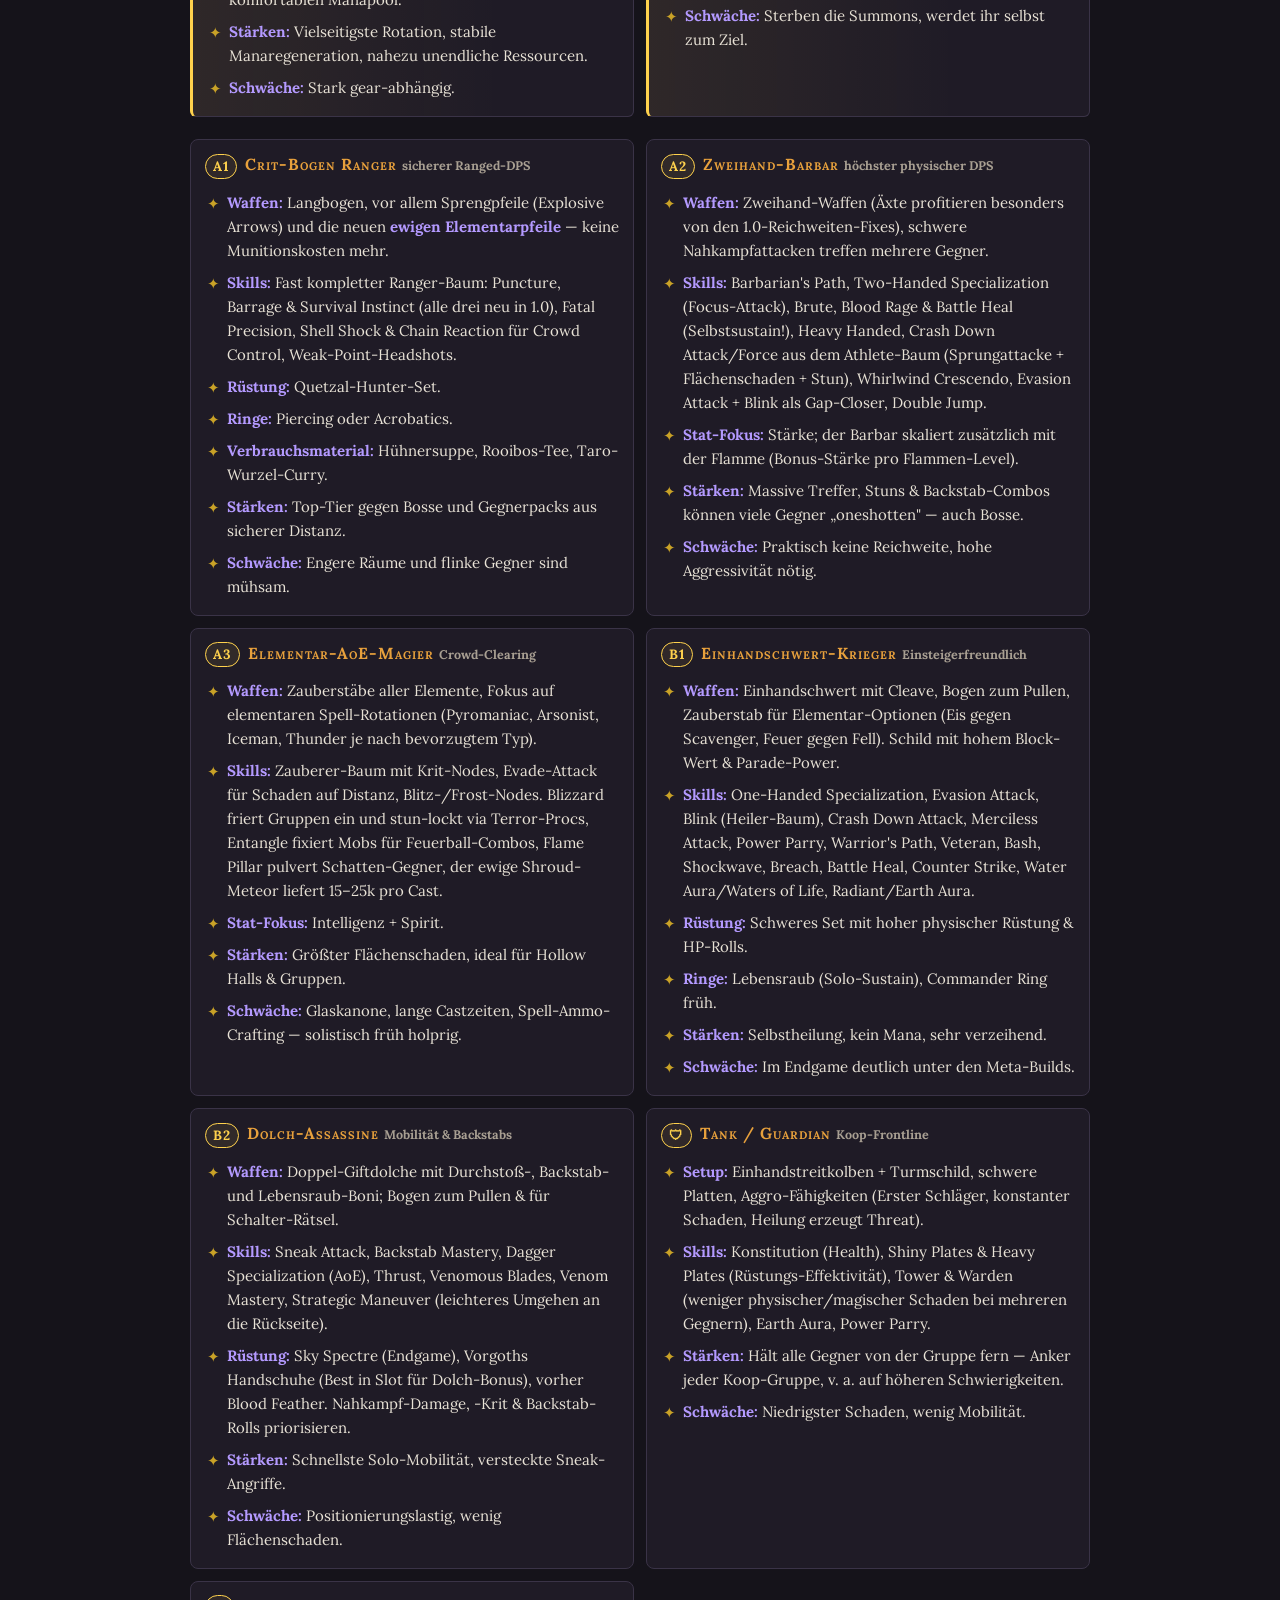
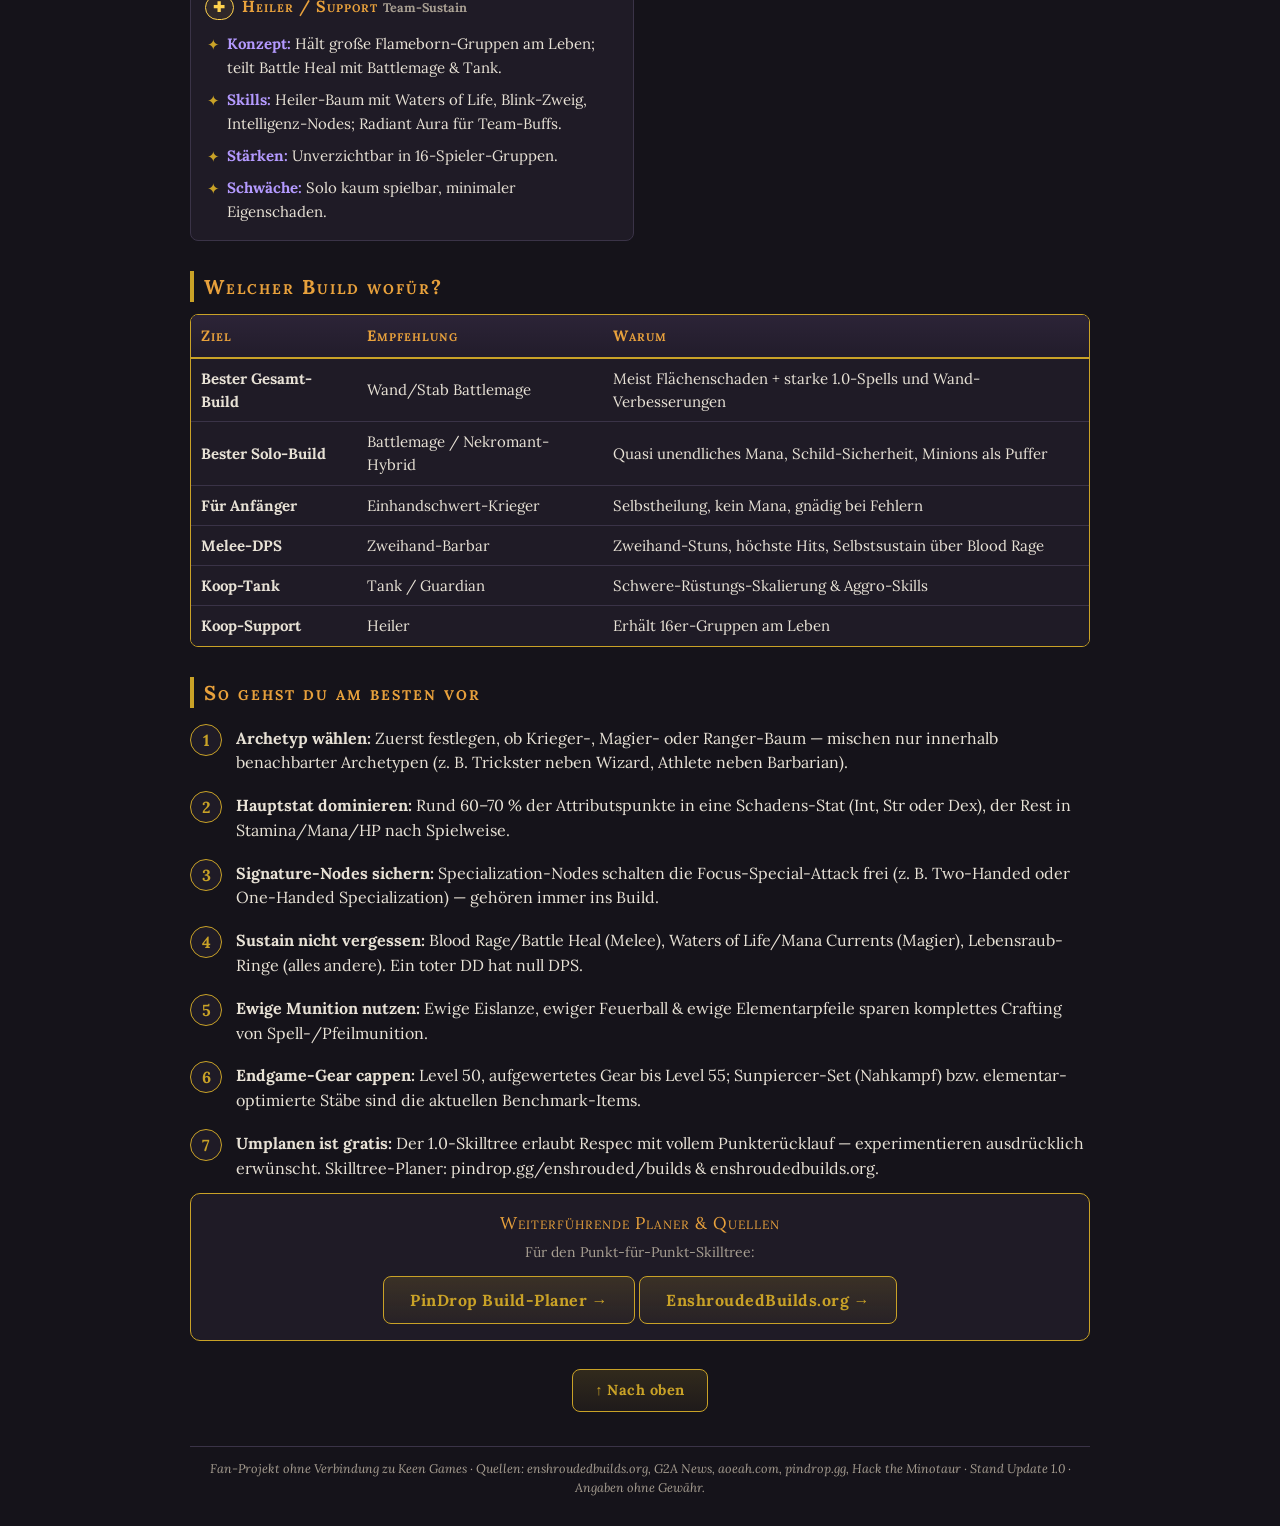
<file: builds.html>
<!DOCTYPE html>
<html lang="de">

<head>
  <meta charset="UTF-8">
  <meta name="viewport" content="width=device-width, initial-scale=1">
  <title>Enshrouded – Meta-Builds (Update 1.0)</title>
  <link rel="stylesheet" href="styles.css">
  <style>
    /* ---------- Seitenspezifische Layout-Regeln (builds.html) ---------- */

    /* Kachel-Raster: maximal zwei nebeneinander */
    .cards {
      grid-template-columns: repeat(auto-fill, minmax(min(100%, 380px), 1fr))
    }

    @media (max-width:820px) {
      .cards {
        grid-template-columns: 1fr
      }
    }

    /* Listen in den Karten: sauber untereinander mit hängendem Einzug */
    .card ul.detail,
    .meta-card ul.detail {
      list-style: none;
      margin-top: 8px
    }

    .card ul.detail li,
    .meta-card ul.detail li {
      display: block;
      position: relative;
      padding: 4px 0 4px 22px;
      font-size: 15px;
      line-height: 1.6;
    }

    .card ul.detail li::before,
    .meta-card ul.detail li::before {
      content: "✦";
      position: absolute;
      left: 2px;
      top: 5px;
      color: var(--gold);
    }

    .card ul.detail b,
    .meta-card ul.detail b {
      color: var(--gem2)
    }

    /* Meta-Text über der Liste */
    .meta-card .mtxt {
      display: block;
      margin-top: 4px;
      margin-bottom: 2px
    }

    /* Tabellen-Umbruch im Titel verhindern */
    th,
    td {
      word-break: normal;
      hyphens: auto
    }
  </style>
</head>

<body>
  <div class="wrap">

    <a class="btn backhome" href="index.html">← Zur Übersicht</a>
    <header>
      <h1><span class="gem-icon"></span>Meta-Builds – Update 1.0</h1>
      <p class="sub">Die stärksten Skilltree-Builds für Solo, Duo &amp; Koop — auf dem 1.0-Skilltree (Level-Cap 50, Gear
        bis 55)</p>
    </header>

    <div class="note">
      <ul class="rules">
        <li><b>Wichtig:</b> Mit 1.0 wurde der Skilltree komplett neu verteilt — alte Punkte wurden zurückerstattet, es
          lohnt sich also, neu zu planen.</li>
        <li><b>Fokus:</b> Die stärksten Builds gehen tief in <b>ein oder zwei benachbarte Archetypen</b> statt Punkte zu
          verstreuen.</li>
        <li><b>Attribute:</b> Eine Schadens-Stat klar dominieren (Int/Str/Dex), dazu genug Vitality/Stamina/Mana für die
          Spielweise.</li>
        <li><b>Stand:</b> Release 1.0 inkl. Biome Cinders Cradle. Best-in-Slot-Gear dort wird noch dokumentiert —
          Skilltree-Planer-Links finden sich unten auf der Seite.</li>
      </ul>
    </div>

    <h2>Tier-Liste im Überblick</h2>
    <div class="table-scroll">
      <table>
        <tr>
          <th>Tier</th>
          <th>Build</th>
          <th>Rolle</th>
          <th>Haupt-Stat</th>
          <th>Bewertung</th>
        </tr>
        <tr>
          <td class="tier">S</td>
          <td><b>Wand/Stab Battlemage</b></td>
          <td>Allrounder, Solo &amp; Bosse</td>
          <td class="lvl">Intelligenz</td>
          <td class="good">★★★★★ Bester Gesamt-Build</td>
        </tr>
        <tr>
          <td class="tier">S</td>
          <td><b>Summoner / Nekromant</b></td>
          <td>Minions, Kontrolle, Glas-Kanone</td>
          <td class="lvl">Int / Spirit</td>
          <td class="good">★★★★★ Stärkster neuer Archetyp</td>
        </tr>
        <tr>
          <td class="tier">A</td>
          <td><b>Crit-Bogen Ranger</b></td>
          <td>Sicherer Ranged-DPS</td>
          <td class="lvl">Geschicklichkeit</td>
          <td class="good">★★★★☆ Top gegen Bosse &amp; Packs</td>
        </tr>
        <tr>
          <td class="tier">A</td>
          <td><b>Zweihand-Barbar</b></td>
          <td>Melee-Burst &amp; Selbstheilung</td>
          <td class="lvl">Stärke</td>
          <td class="good">★★★★☆ Höchster physischer DPS</td>
        </tr>
        <tr>
          <td class="tier">A</td>
          <td><b>Elementar-AoE Magier</b></td>
          <td>Crowd Clearing (Hollow Halls)</td>
          <td class="lvl">Int / Spirit</td>
          <td class="good">★★★★☆</td>
        </tr>
        <tr>
          <td class="tier">B</td>
          <td><b>Einhandschwert-Krieger</b></td>
          <td>Zuverlässig &amp; verzeihend</td>
          <td class="lvl">Str / Kon</td>
          <td class="stars">★★★☆☆ Anfängerfreundlich</td>
        </tr>
        <tr>
          <td class="tier">B</td>
          <td><b>Dolch-Assassine</b></td>
          <td>Mobilität, Backstabs, Solo-Speed</td>
          <td class="lvl">Dex / End</td>
          <td class="stars">★★★☆☆</td>
        </tr>
        <tr>
          <td class="tier">Koop</td>
          <td><b>Tank / Guardian</b></td>
          <td>Aggro &amp; Mitigation (Frontline)</td>
          <td class="lvl">Konstitution</td>
          <td class="stars">Unverzichtbar in Gruppen</td>
        </tr>
        <tr>
          <td class="tier">Koop</td>
          <td><b>Heiler / Support</b></td>
          <td>Team-Sustain</td>
          <td class="lvl">Intelligenz</td>
          <td class="stars">Stark in 16er-Gruppen</td>
        </tr>
      </table>
    </div>
    <p class="gde">Quellen: enshroudedbuilds.org, G2A News, aoeah.com, pindrop.gg, Hack the Minotaur — Stand Update 1.0.
    </p>

    <h2>Build-Karten im Detail</h2>

    <div class="cards">

      <div class="meta-card">
        <h4><span class="rank-badge">S1</span>Wand &amp; Stab Battlemage <small>bester Allrounder</small></h4>
        <span class="mtxt">Der Konsens-König des 1.0-Skilltrees: Nahbereich-Sicherheit plus Fernkampf-Elementar-DPS.
          Krit-Nodes aus dem Trickster-Zweig machen jeden Treffer schmerzhaft.</span>
        <ul class="detail">
          <li><b>Waffen:</b> Feuer-, Eis- &amp; Schock-Zauberstab gegen jede Elementar-Schwäche, dazu ein %-Mana-Stab
            für quasi unendliches Zaubern. Ewige Eislanze &amp; ewiger Feuerball (kein Spell-Ammo-Crafting). Offhand:
            Spectral Ward (Parade) oder Schild.</li>
          <li><b>Skills:</b> Stab-Spezialisierung &amp; Meisterschaft, Aerial Wand Attack (neu in 1.0), Arcane
            Proliferation, Blink/Blink-Attack/Emergency Blink, Backstab Mastery (+60 % von hinten), Water Aura &amp;
            Waters of Life, Terror &amp; Bloodletting (Trickster), Chain Hit, Mass Destruction, Quick Charge, Mana
            Currents, Spellsinger, Iceman, Arsonist, Krit-Nodes des Zauberers.</li>
          <li><b>Stat-Fokus:</b> Intelligenz als Hauptstat, Spirit für komfortablen Manapool.</li>
          <li><b>Stärken:</b> Vielseitigste Rotation, stabile Manaregeneration, nahezu unendliche Ressourcen.</li>
          <li><b>Schwäche:</b> Stark gear-abhängig.</li>
        </ul>
      </div>

      <div class="meta-card">
        <h4><span class="rank-badge">S2</span>Summoner / Nekromant <small>stärkster neuer Archetyp</small></h4>
        <span class="mtxt">Totems und Skelette ziehen die Aufmerksamkeit der Gegner auf sich, während ihr aus der
          hinteren Reihe meltet. Advanced Necromancy &amp; Totem Mastery sind neu in 1.0.</span>
        <ul class="detail">
          <li><b>Waffen:</b> Violet Storm Staff + Death Gazer Axe (beide mit Gem of Currents), Guard of the North + Gem
            of Lycanthropy für Nachtkämpfe, Vestas Keule als Lebensraub-Notfall-Waffe.</li>
          <li><b>Skills:</b> Kompletter Trickster-Zweig, Bloodletting, Terror, Chain Hit, Mass Destruction, Battle Heal,
            Athlete/Blood Warrior, Metabolism, Arc Deflection (20 Mana pro Parade), Merciless Attack, Thunder;
            Iceman/Arsonist als Flex.</li>
          <li><b>Rüstung:</b> Sunpiercer-Helm (+23 % Nahkampf-Krit) und Sunpiercer-Set (HP-Regeneration auf jedem Teil).
          </li>
          <li><b>Stärken:</b> Sehr sicher durch Minions, stark solo wie in Gruppen.</li>
          <li><b>Schwäche:</b> Sterben die Summons, werdet ihr selbst zum Ziel.</li>
        </ul>
      </div>

      <div class="card">
        <h4><span class="rank-badge">A1</span>Crit-Bogen Ranger <small>sicherer Ranged-DPS</small></h4>
        <ul class="detail">
          <li><b>Waffen:</b> Langbogen, vor allem Sprengpfeile (Explosive Arrows) und die neuen <b>ewigen
              Elementarpfeile</b> — keine Munitionskosten mehr.</li>
          <li><b>Skills:</b> Fast kompletter Ranger-Baum: Puncture, Barrage &amp; Survival Instinct (alle drei neu in
            1.0), Fatal Precision, Shell Shock &amp; Chain Reaction für Crowd Control, Weak-Point-Headshots.</li>
          <li><b>Rüstung:</b> Quetzal-Hunter-Set.</li>
          <li><b>Ringe:</b> Piercing oder Acrobatics.</li>
          <li><b>Verbrauchsmaterial:</b> Hühnersuppe, Rooibos-Tee, Taro-Wurzel-Curry.</li>
          <li><b>Stärken:</b> Top-Tier gegen Bosse und Gegnerpacks aus sicherer Distanz.</li>
          <li><b>Schwäche:</b> Engere Räume und flinke Gegner sind mühsam.</li>
        </ul>
      </div>

      <div class="card">
        <h4><span class="rank-badge">A2</span>Zweihand-Barbar <small>höchster physischer DPS</small></h4>
        <ul class="detail">
          <li><b>Waffen:</b> Zweihand-Waffen (Äxte profitieren besonders von den 1.0-Reichweiten-Fixes), schwere
            Nahkampfattacken treffen mehrere Gegner.</li>
          <li><b>Skills:</b> Barbarian's Path, Two-Handed Specialization (Focus-Attack), Brute, Blood Rage &amp; Battle
            Heal (Selbstsustain!), Heavy Handed, Crash Down Attack/Force aus dem Athlete-Baum (Sprungattacke +
            Flächenschaden + Stun), Whirlwind Crescendo, Evasion Attack + Blink als Gap-Closer, Double Jump.</li>
          <li><b>Stat-Fokus:</b> Stärke; der Barbar skaliert zusätzlich mit der Flamme (Bonus-Stärke pro Flammen-Level).
          </li>
          <li><b>Stärken:</b> Massive Treffer, Stuns &amp; Backstab-Combos können viele Gegner „oneshotten" — auch
            Bosse.</li>
          <li><b>Schwäche:</b> Praktisch keine Reichweite, hohe Aggressivität nötig.</li>
        </ul>
      </div>

      <div class="card">
        <h4><span class="rank-badge">A3</span>Elementar-AoE-Magier <small>Crowd-Clearing</small></h4>
        <ul class="detail">
          <li><b>Waffen:</b> Zauberstäbe aller Elemente, Fokus auf elementaren Spell-Rotationen (Pyromaniac, Arsonist,
            Iceman, Thunder je nach bevorzugtem Typ).</li>
          <li><b>Skills:</b> Zauberer-Baum mit Krit-Nodes, Evade-Attack für Schaden auf Distanz, Blitz-/Frost-Nodes.
            Blizzard friert Gruppen ein und stun-lockt via Terror-Procs, Entangle fixiert Mobs für Feuerball-Combos,
            Flame Pillar pulvert Schatten-Gegner, der ewige Shroud-Meteor liefert 15–25k pro Cast.</li>
          <li><b>Stat-Fokus:</b> Intelligenz + Spirit.</li>
          <li><b>Stärken:</b> Größter Flächenschaden, ideal für Hollow Halls &amp; Gruppen.</li>
          <li><b>Schwäche:</b> Glaskanone, lange Castzeiten, Spell-Ammo-Crafting — solistisch früh holprig.</li>
        </ul>
      </div>

      <div class="card">
        <h4><span class="rank-badge">B1</span>Einhandschwert-Krieger <small>Einsteigerfreundlich</small></h4>
        <ul class="detail">
          <li><b>Waffen:</b> Einhandschwert mit Cleave, Bogen zum Pullen, Zauberstab für Elementar-Optionen (Eis gegen
            Scavenger, Feuer gegen Fell). Schild mit hohem Block-Wert &amp; Parade-Power.</li>
          <li><b>Skills:</b> One-Handed Specialization, Evasion Attack, Blink (Heiler-Baum), Crash Down Attack,
            Merciless Attack, Power Parry, Warrior's Path, Veteran, Bash, Shockwave, Breach, Battle Heal, Counter
            Strike, Water Aura/Waters of Life, Radiant/Earth Aura.</li>
          <li><b>Rüstung:</b> Schweres Set mit hoher physischer Rüstung &amp; HP-Rolls.</li>
          <li><b>Ringe:</b> Lebensraub (Solo-Sustain), Commander Ring früh.</li>
          <li><b>Stärken:</b> Selbstheilung, kein Mana, sehr verzeihend.</li>
          <li><b>Schwäche:</b> Im Endgame deutlich unter den Meta-Builds.</li>
        </ul>
      </div>

      <div class="card">
        <h4><span class="rank-badge">B2</span>Dolch-Assassine <small>Mobilität &amp; Backstabs</small></h4>
        <ul class="detail">
          <li><b>Waffen:</b> Doppel-Giftdolche mit Durchstoß-, Backstab- und Lebensraub-Boni; Bogen zum Pullen &amp; für
            Schalter-Rätsel.</li>
          <li><b>Skills:</b> Sneak Attack, Backstab Mastery, Dagger Specialization (AoE), Thrust, Venomous Blades, Venom
            Mastery, Strategic Maneuver (leichteres Umgehen an die Rückseite).</li>
          <li><b>Rüstung:</b> Sky Spectre (Endgame), Vorgoths Handschuhe (Best in Slot für Dolch-Bonus), vorher Blood
            Feather. Nahkampf-Damage, -Krit &amp; Backstab-Rolls priorisieren.</li>
          <li><b>Stärken:</b> Schnellste Solo-Mobilität, versteckte Sneak-Angriffe.</li>
          <li><b>Schwäche:</b> Positionierungslastig, wenig Flächenschaden.</li>
        </ul>
      </div>

      <div class="card">
        <h4><span class="rank-badge">🛡</span>Tank / Guardian <small>Koop-Frontline</small></h4>
        <ul class="detail">
          <li><b>Setup:</b> Einhandstreitkolben + Turmschild, schwere Platten, Aggro-Fähigkeiten (Erster Schläger,
            konstanter Schaden, Heilung erzeugt Threat).</li>
          <li><b>Skills:</b> Konstitution (Health), Shiny Plates &amp; Heavy Plates (Rüstungs-Effektivität), Tower &amp;
            Warden (weniger physischer/magischer Schaden bei mehreren Gegnern), Earth Aura, Power Parry.</li>
          <li><b>Stärken:</b> Hält alle Gegner von der Gruppe fern — Anker jeder Koop-Gruppe, v. a. auf höheren
            Schwierigkeiten.</li>
          <li><b>Schwäche:</b> Niedrigster Schaden, wenig Mobilität.</li>
        </ul>
      </div>

      <div class="card">
        <h4><span class="rank-badge">✚</span>Heiler / Support <small>Team-Sustain</small></h4>
        <ul class="detail">
          <li><b>Konzept:</b> Hält große Flameborn-Gruppen am Leben; teilt Battle Heal mit Battlemage &amp; Tank.</li>
          <li><b>Skills:</b> Heiler-Baum mit Waters of Life, Blink-Zweig, Intelligenz-Nodes; Radiant Aura für
            Team-Buffs.</li>
          <li><b>Stärken:</b> Unverzichtbar in 16-Spieler-Gruppen.</li>
          <li><b>Schwäche:</b> Solo kaum spielbar, minimaler Eigenschaden.</li>
        </ul>
      </div>

    </div>

    <h2>Welcher Build wofür?</h2>
    <div class="table-scroll">
      <table>
        <tr>
          <th>Ziel</th>
          <th>Empfehlung</th>
          <th>Warum</th>
        </tr>
        <tr>
          <td><b>Bester Gesamt-Build</b></td>
          <td>Wand/Stab Battlemage</td>
          <td>Meist Flächenschaden + starke 1.0-Spells und Wand-Verbesserungen</td>
        </tr>
        <tr>
          <td><b>Bester Solo-Build</b></td>
          <td>Battlemage / Nekromant-Hybrid</td>
          <td>Quasi unendliches Mana, Schild-Sicherheit, Minions als Puffer</td>
        </tr>
        <tr>
          <td><b>Für Anfänger</b></td>
          <td>Einhandschwert-Krieger</td>
          <td>Selbstheilung, kein Mana, gnädig bei Fehlern</td>
        </tr>
        <tr>
          <td><b>Melee-DPS</b></td>
          <td>Zweihand-Barbar</td>
          <td>Zweihand-Stuns, höchste Hits, Selbstsustain über Blood Rage</td>
        </tr>
        <tr>
          <td><b>Koop-Tank</b></td>
          <td>Tank / Guardian</td>
          <td>Schwere-Rüstungs-Skalierung &amp; Aggro-Skills</td>
        </tr>
        <tr>
          <td><b>Koop-Support</b></td>
          <td>Heiler</td>
          <td>Erhält 16er-Gruppen am Leben</td>
        </tr>
      </table>
    </div>

    <h2>So gehst du am besten vor</h2>
    <ol class="workflow">
      <li><b>Archetyp wählen:</b> Zuerst festlegen, ob Krieger-, Magier- oder Ranger-Baum — mischen nur innerhalb
        benachbarter Archetypen (z. B. Trickster neben Wizard, Athlete neben Barbarian).</li>
      <li><b>Hauptstat dominieren:</b> Rund 60–70 % der Attributspunkte in eine Schadens-Stat (Int, Str oder Dex), der
        Rest in Stamina/Mana/HP nach Spielweise.</li>
      <li><b>Signature-Nodes sichern:</b> Specialization-Nodes schalten die Focus-Special-Attack frei (z. B. Two-Handed
        oder One-Handed Specialization) — gehören immer ins Build.</li>
      <li><b>Sustain nicht vergessen:</b> Blood Rage/Battle Heal (Melee), Waters of Life/Mana Currents (Magier),
        Lebensraub-Ringe (alles andere). Ein toter DD hat null DPS.</li>
      <li><b>Ewige Munition nutzen:</b> Ewige Eislanze, ewiger Feuerball &amp; ewige Elementarpfeile sparen komplettes
        Crafting von Spell-/Pfeilmunition.</li>
      <li><b>Endgame-Gear cappen:</b> Level 50, aufgewertetes Gear bis Level 55; Sunpiercer-Set (Nahkampf) bzw.
        elementar-optimierte Stäbe sind die aktuellen Benchmark-Items.</li>
      <li><b>Umplanen ist gratis:</b> Der 1.0-Skilltree erlaubt Respec mit vollem Punkterücklauf — experimentieren
        ausdrücklich erwünscht. Skilltree-Planer: pindrop.gg/enshrouded/builds &amp; enshroudedbuilds.org.</li>
    </ol>

    <div class="map-card">
      <div class="map-title">Weiterführende Planer &amp; Quellen</div>
      <div class="map-desc">Für den Punkt-für-Punkt-Skilltree:</div>
      <a class="btn" href="https://pindrop.gg/enshrouded/builds" target="_blank" rel="noopener">PinDrop Build-Planer
        →</a>
      <a class="btn" href="https://enshroudedbuilds.org" target="_blank" rel="noopener">EnshroudedBuilds.org →</a>
    </div>

    <div class="totop-wrap"><a class="btn" href="#top">↑ Nach oben</a></div>
    <footer>Fan-Projekt ohne Verbindung zu Keen Games · Quellen: enshroudedbuilds.org, G2A News, aoeah.com, pindrop.gg,
      Hack the Minotaur · Stand Update 1.0 · Angaben ohne Gewähr.</footer>

  </div>
</body>

</html>
</file>
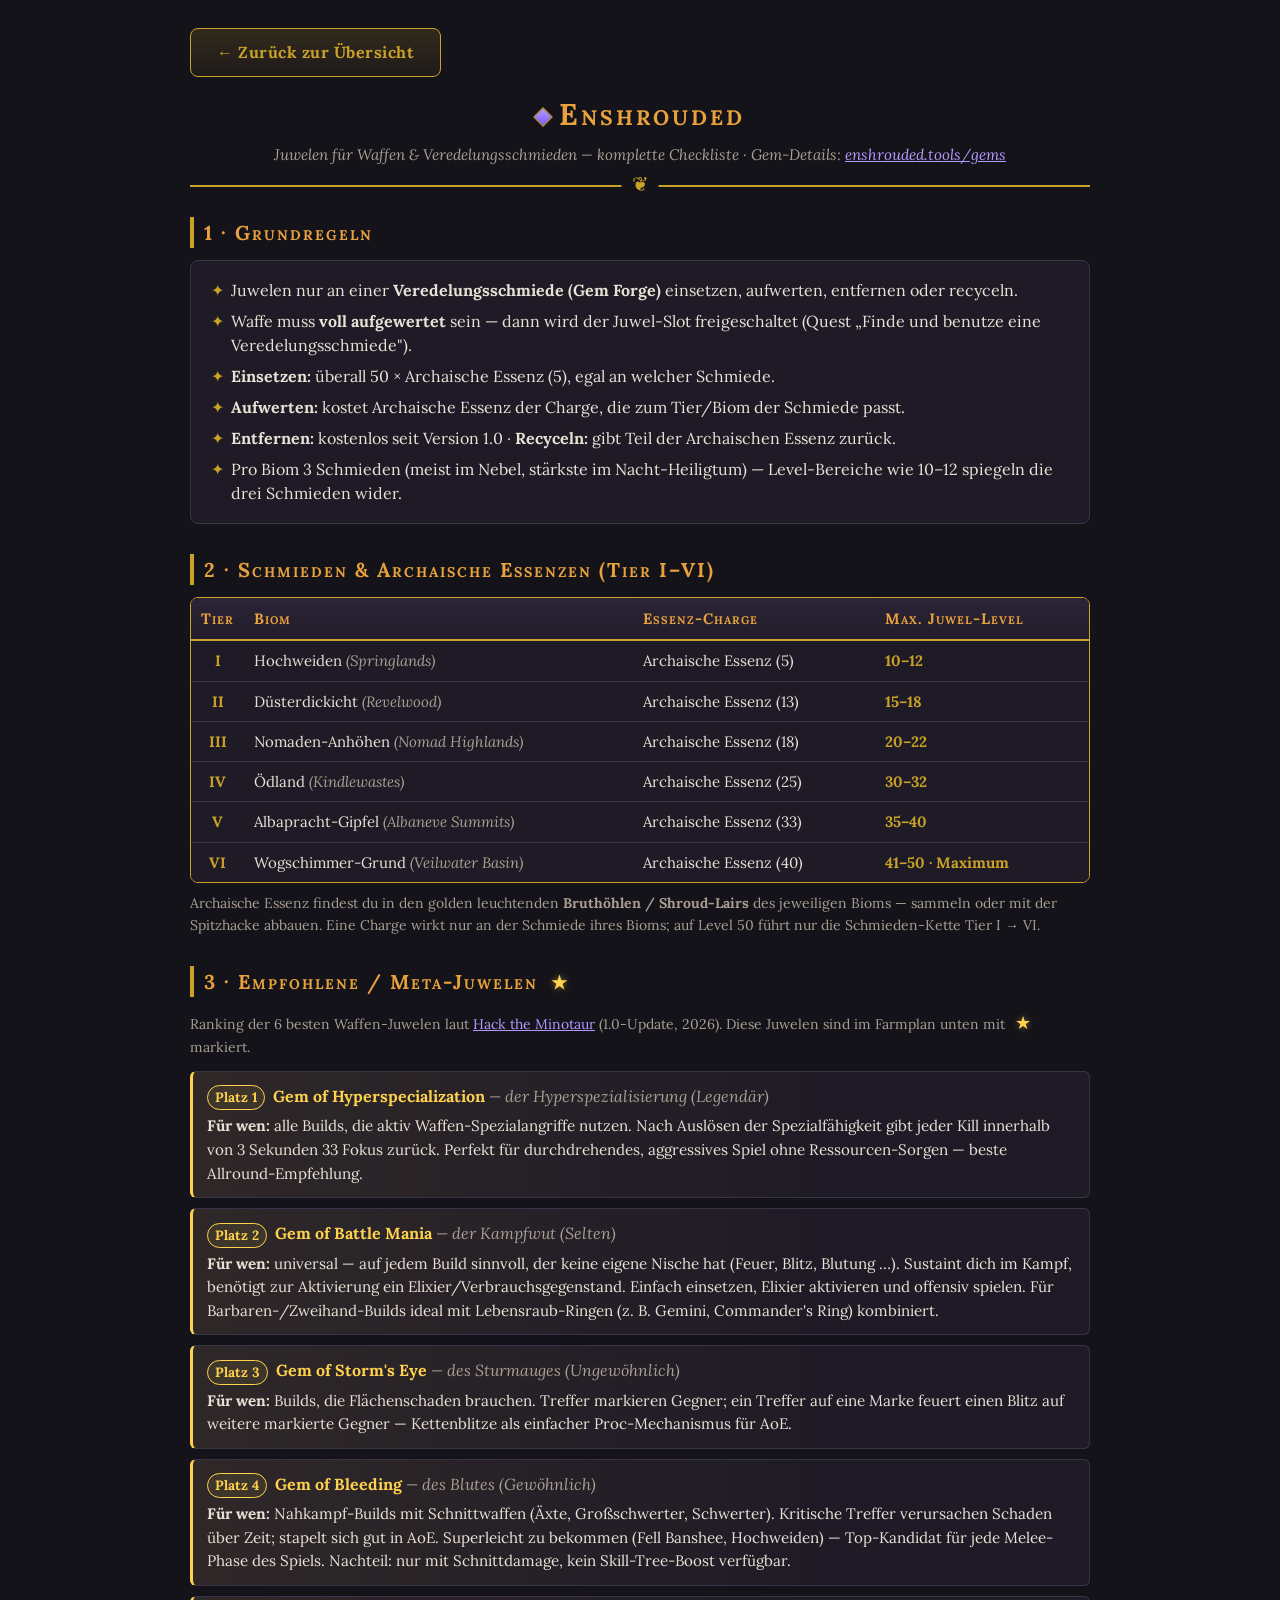
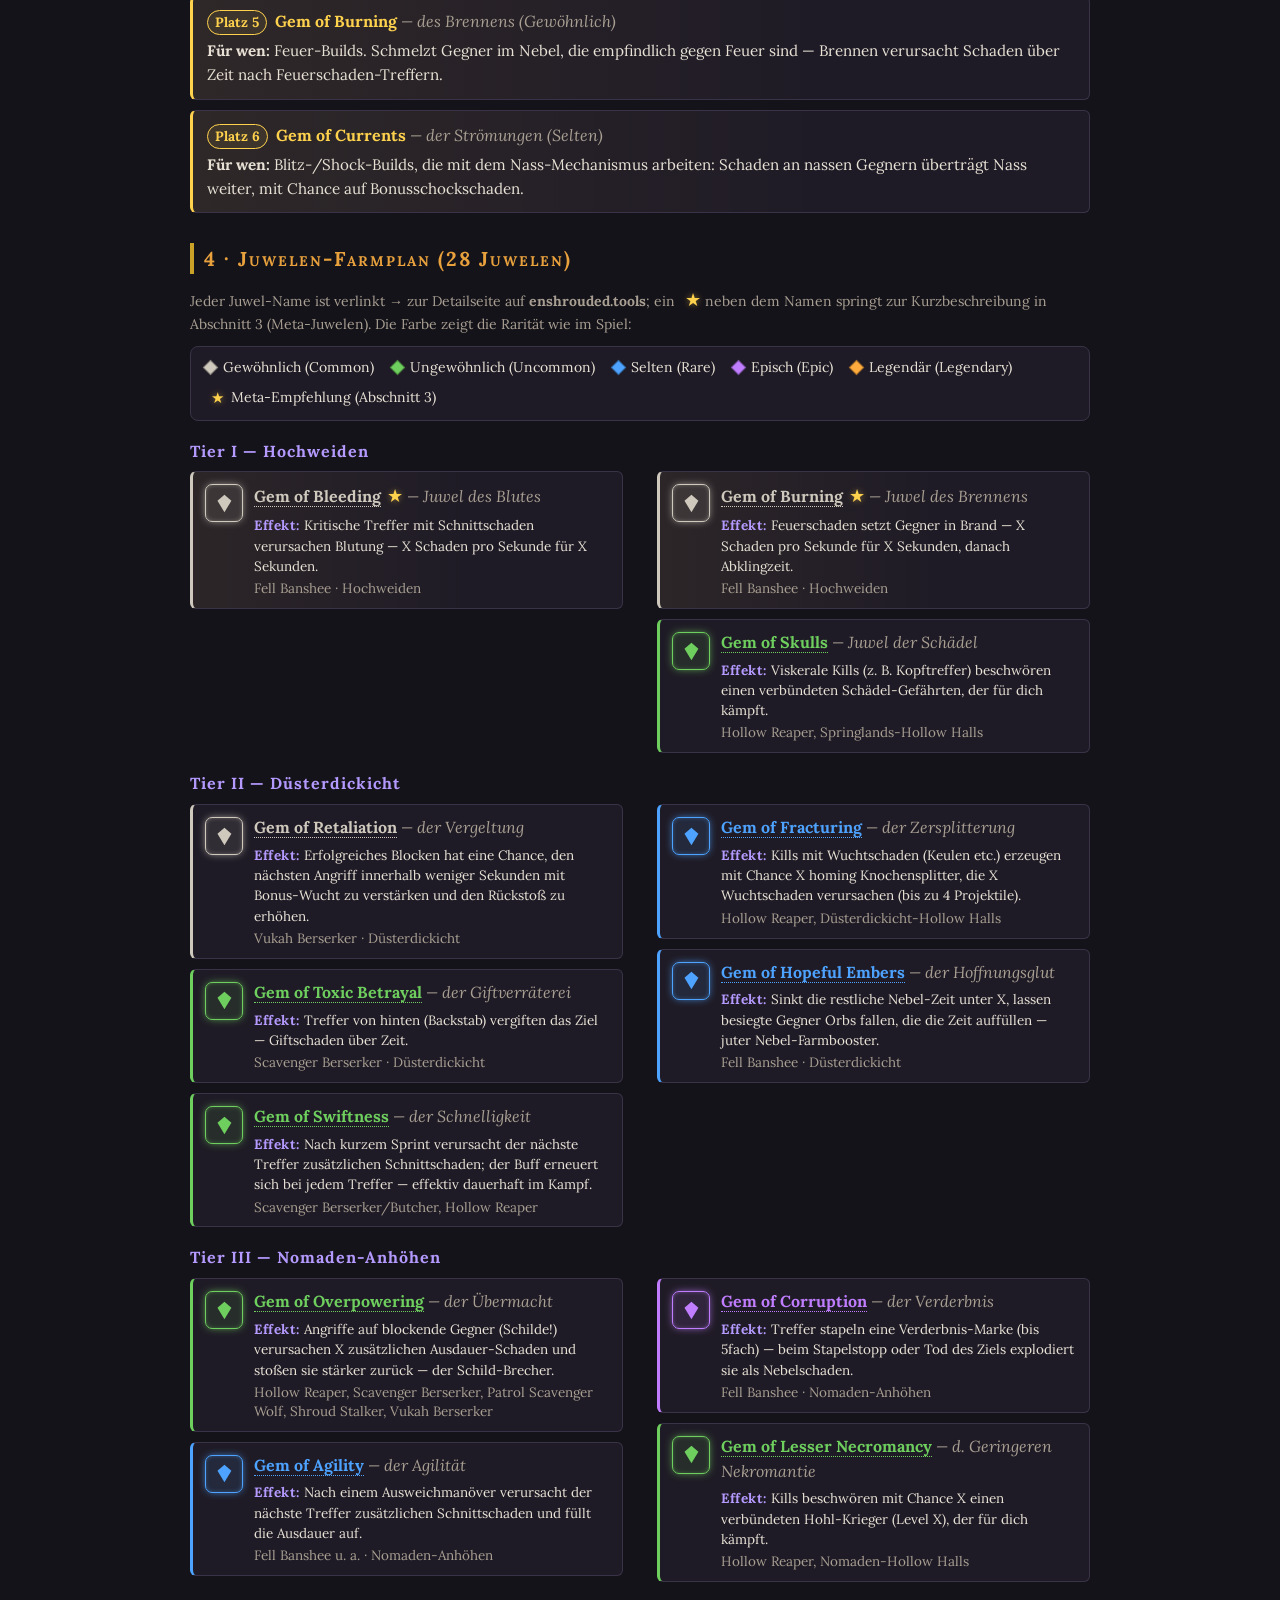
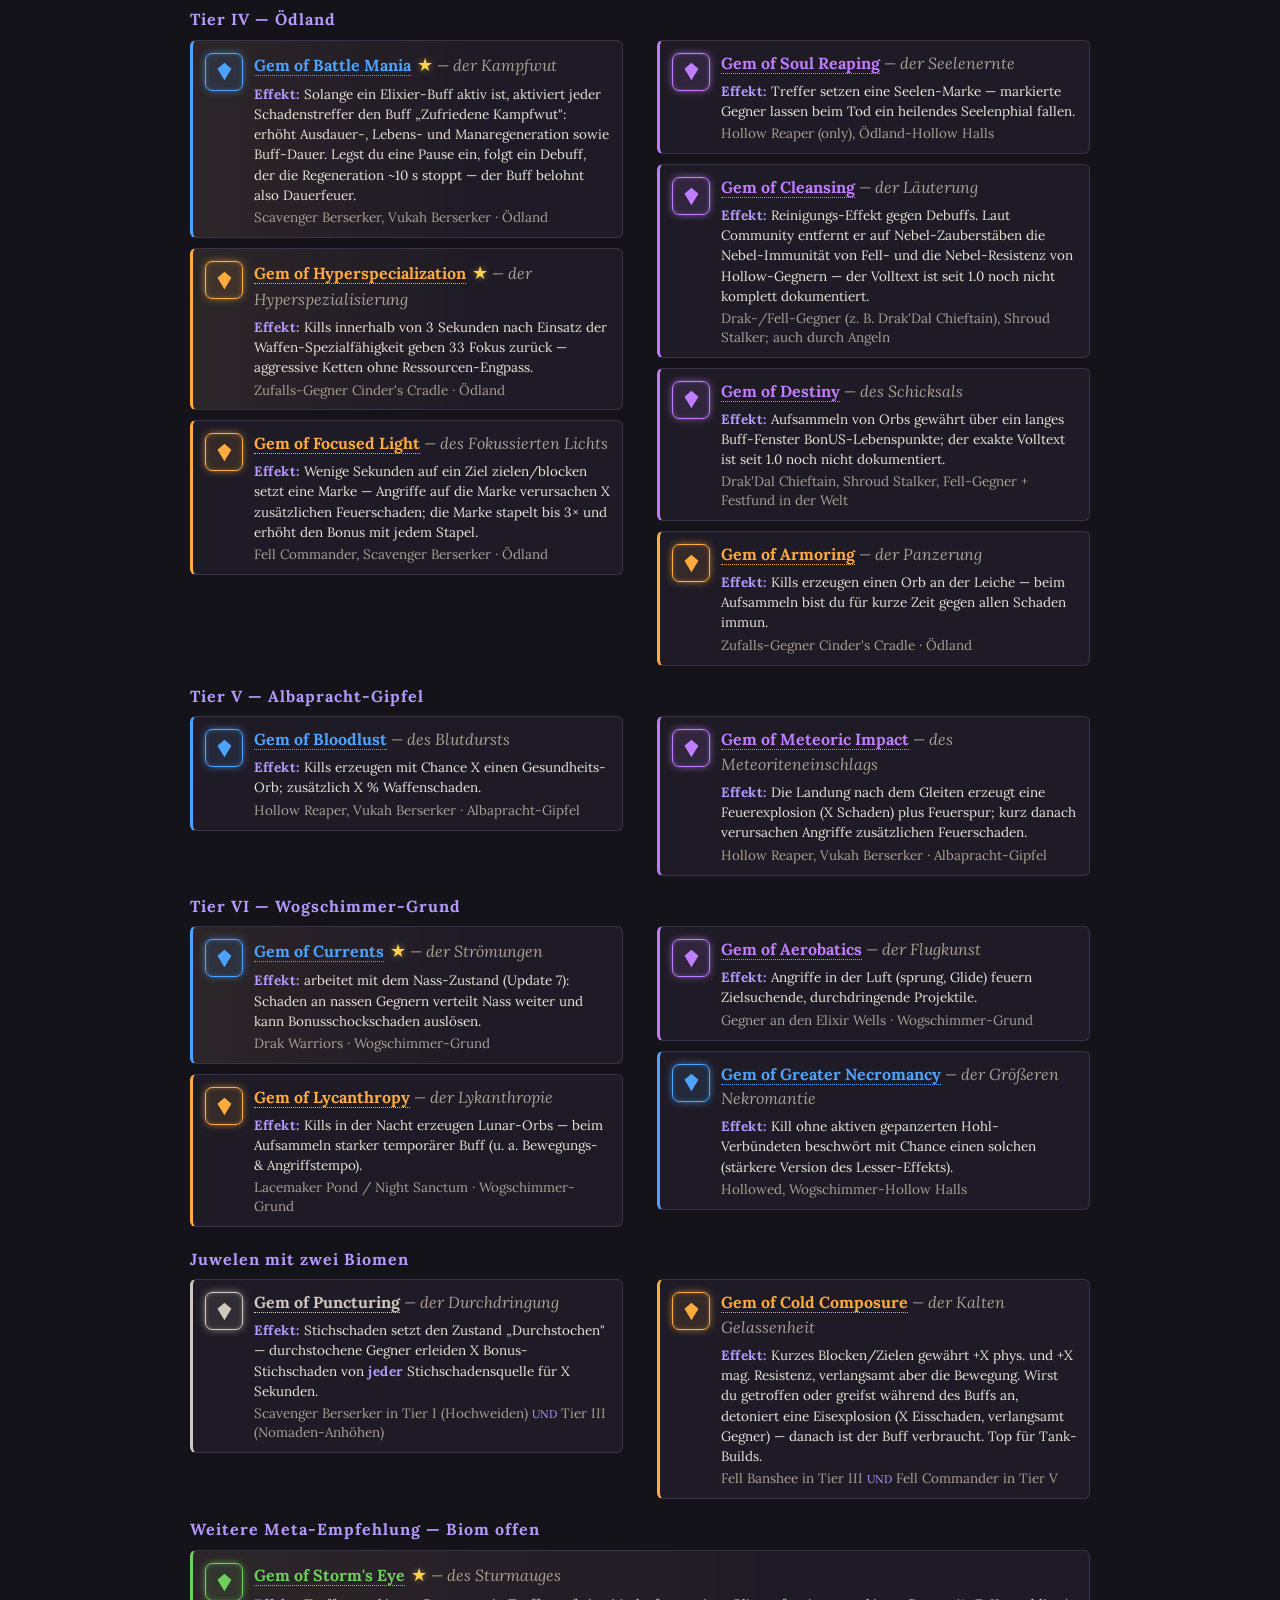
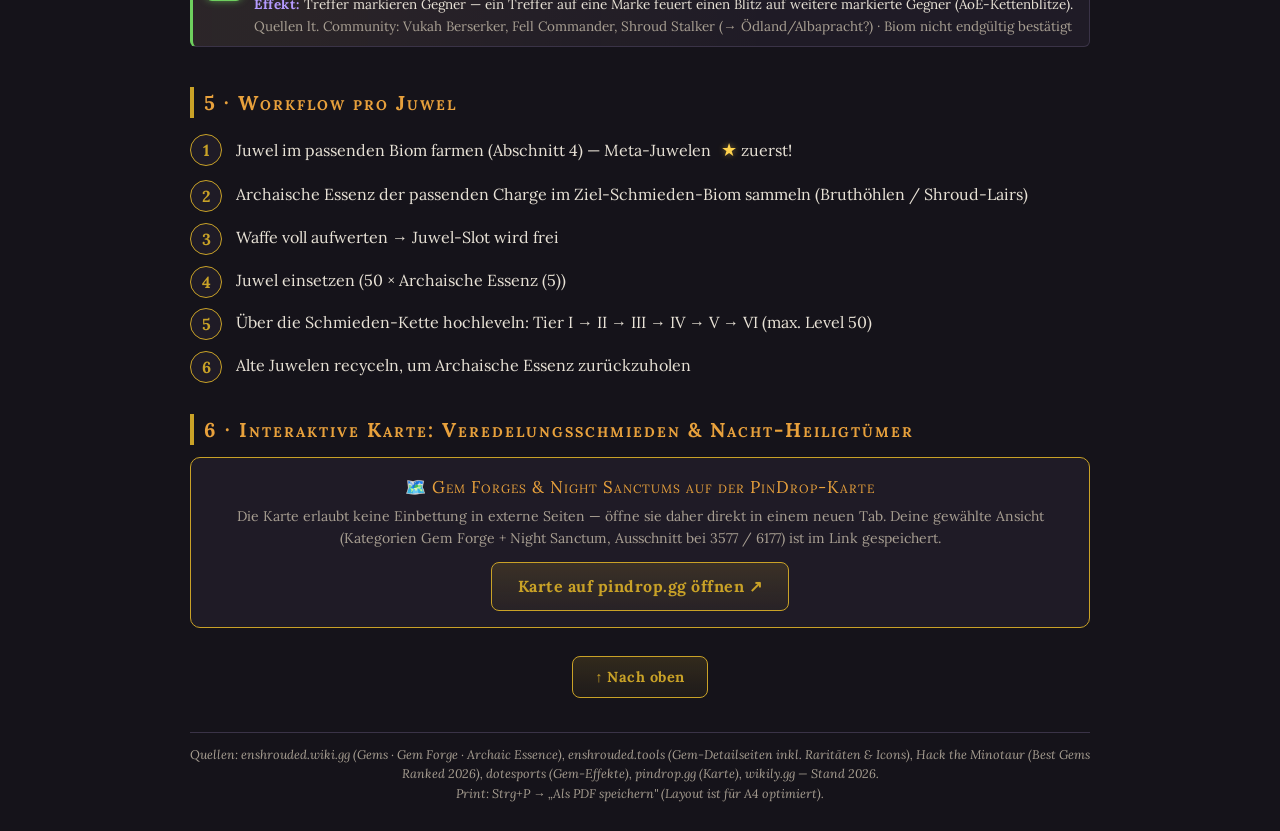
<file: juwelen.html>
<!DOCTYPE html>
<html lang="de">
<head>
<meta charset="UTF-8">
<meta name="viewport" content="width=device-width, initial-scale=1">
<title>Enshrouded – Juwelen &amp; Veredelungsschmieden</title>
<link rel="stylesheet" href="styles.css">
</head>
<body>
<div class="wrap">

<a class="btn backhome" href="index.html">← Zurück zur Übersicht</a>

<header>
  <h1><span class="gem-icon"></span>Enshrouded</h1>
  <div class="sub">Juwelen für Waffen &amp; Veredelungsschmieden — komplette Checkliste · Gem-Details: <a href="https://www.enshrouded.tools/gems" target="_blank" rel="noopener">enshrouded.tools/gems</a></div>
</header>

<h2>1 · Grundregeln</h2>
<div class="note"><ul class="rules">
<li>Juwelen nur an einer <b>Veredelungsschmiede (Gem Forge)</b> einsetzen, aufwerten, entfernen oder recyceln.</li>
<li>Waffe muss <b>voll aufgewertet</b> sein — dann wird der Juwel-Slot freigeschaltet (Quest „Finde und benutze eine Veredelungsschmiede").</li>
<li><b>Einsetzen:</b> überall 50 × Archaische Essenz (5), egal an welcher Schmiede.</li>
<li><b>Aufwerten:</b> kostet Archaische Essenz der Charge, die zum Tier/Biom der Schmiede passt.</li>
<li><b>Entfernen:</b> kostenlos seit Version 1.0 · <b>Recyceln:</b> gibt Teil der Archaischen Essenz zurück.</li>
<li>Pro Biom 3 Schmieden (meist im Nebel, stärkste im Nacht-Heiligtum) — Level-Bereiche wie 10–12 spiegeln die drei Schmieden wider.</li>
</ul></div>

<h2>2 · Schmieden &amp; Archaische Essenzen (Tier I–VI)</h2>
<div class="table-scroll">
<table>
<tr><th>Tier</th><th>Biom</th><th>Essenz-Charge</th><th>Max. Juwel-Level</th></tr>
<tr><td class="tier">I</td><td>Hochweiden <span class="gde">(Springlands)</span></td><td>Archaische Essenz (5)</td><td class="lvl">10–12</td></tr>
<tr><td class="tier">II</td><td>Düsterdickicht <span class="gde">(Revelwood)</span></td><td>Archaische Essenz (13)</td><td class="lvl">15–18</td></tr>
<tr><td class="tier">III</td><td>Nomaden-Anhöhen <span class="gde">(Nomad Highlands)</span></td><td>Archaische Essenz (18)</td><td class="lvl">20–22</td></tr>
<tr><td class="tier">IV</td><td>Ödland <span class="gde">(Kindlewastes)</span></td><td>Archaische Essenz (25)</td><td class="lvl">30–32</td></tr>
<tr><td class="tier">V</td><td>Albapracht-Gipfel <span class="gde">(Albaneve Summits)</span></td><td>Archaische Essenz (33)</td><td class="lvl">35–40</td></tr>
<tr><td class="tier">VI</td><td>Wogschimmer-Grund <span class="gde">(Veilwater Basin)</span></td><td>Archaische Essenz (40)</td><td class="lvl">41–50 · Maximum</td></tr>
</table>
</div>
<p style="margin-top:10px;color:var(--muted);font-size:14px">Archaische Essenz findest du in den golden leuchtenden <b>Bruthöhlen / Shroud-Lairs</b> des jeweiligen Bioms — sammeln oder mit der Spitzhacke abbauen. Eine Charge wirkt nur an der Schmiede ihres Bioms; auf Level 50 führt nur die Schmieden-Kette Tier I → VI.</p>

<h2 id="meta">3 · Empfohlene / Meta-Juwelen <span class="star">★</span></h2>
<p style="margin:0 0 12px;color:var(--muted);font-size:14px">Ranking der 6 besten Waffen-Juwelen laut <a href="https://hacktheminotaur.com/enshrouded/enshrouded-best-gems-ranked/" target="_blank" rel="noopener">Hack the Minotaur</a> (1.0-Update, 2026). Diese Juwelen sind im Farmplan unten mit <span class="star">★</span> markiert.</p>
<ul>
<li class="meta-card" id="meta-hyperspecialization"><span class="rank-badge">Platz 1</span><b style="color:var(--meta)">Gem of Hyperspecialization</b> <span class="gde">— der Hyperspezialisierung (Legendär)</span>
<span class="mtxt"><b>Für wen:</b> alle Builds, die aktiv Waffen-Spezialangriffe nutzen. Nach Auslösen der Spezialfähigkeit gibt jeder Kill innerhalb von 3 Sekunden 33 Fokus zurück. Perfekt für durchdrehendes, aggressives Spiel ohne Ressourcen-Sorgen — beste Allround-Empfehlung.</span></li>
<li class="meta-card" id="meta-battle-mania"><span class="rank-badge">Platz 2</span><b style="color:var(--meta)">Gem of Battle Mania</b> <span class="gde">— der Kampfwut (Selten)</span>
<span class="mtxt"><b>Für wen:</b> universal — auf jedem Build sinnvoll, der keine eigene Nische hat (Feuer, Blitz, Blutung …). Sustaint dich im Kampf, benötigt zur Aktivierung ein Elixier/Verbrauchsgegenstand. Einfach einsetzen, Elixier aktivieren und offensiv spielen. Für Barbaren-/Zweihand-Builds ideal mit Lebensraub-Ringen (z. B. Gemini, Commander's Ring) kombiniert.</span></li>
<li class="meta-card" id="meta-storms-eye"><span class="rank-badge">Platz 3</span><b style="color:var(--meta)">Gem of Storm's Eye</b> <span class="gde">— des Sturmauges (Ungewöhnlich)</span>
<span class="mtxt"><b>Für wen:</b> Builds, die Flächenschaden brauchen. Treffer markieren Gegner; ein Treffer auf eine Marke feuert einen Blitz auf weitere markierte Gegner — Kettenblitze als einfacher Proc-Mechanismus für AoE.</span></li>
<li class="meta-card" id="meta-bleeding"><span class="rank-badge">Platz 4</span><b style="color:var(--meta)">Gem of Bleeding</b> <span class="gde">— des Blutes (Gewöhnlich)</span>
<span class="mtxt"><b>Für wen:</b> Nahkampf-Builds mit Schnittwaffen (Äxte, Großschwerter, Schwerter). Kritische Treffer verursachen Schaden über Zeit; stapelt sich gut in AoE. Superleicht zu bekommen (Fell Banshee, Hochweiden) — Top-Kandidat für jede Melee-Phase des Spiels. Nachteil: nur mit Schnittdamage, kein Skill-Tree-Boost verfügbar.</span></li>
<li class="meta-card" id="meta-burning"><span class="rank-badge">Platz 5</span><b style="color:var(--meta)">Gem of Burning</b> <span class="gde">— des Brennens (Gewöhnlich)</span>
<span class="mtxt"><b>Für wen:</b> Feuer-Builds. Schmelzt Gegner im Nebel, die empfindlich gegen Feuer sind — Brennen verursacht Schaden über Zeit nach Feuerschaden-Treffern.</span></li>
<li class="meta-card" id="meta-currents"><span class="rank-badge">Platz 6</span><b style="color:var(--meta)">Gem of Currents</b> <span class="gde">— der Strömungen (Selten)</span>
<span class="mtxt"><b>Für wen:</b> Blitz-/Shock-Builds, die mit dem Nass-Mechanismus arbeiten: Schaden an nassen Gegnern überträgt Nass weiter, mit Chance auf Bonusschockschaden.</span></li>
</ul>

<h2>4 · Juwelen-Farmplan (28 Juwelen)</h2>
<p style="margin:0 0 10px;color:var(--muted);font-size:14px">Jeder Juwel-Name ist verlinkt → zur Detailseite auf <b>enshrouded.tools</b>; ein <span class="star">★</span> neben dem Namen springt zur Kurzbeschreibung in Abschnitt 3 (Meta-Juwelen). Die Farbe zeigt die Rarität wie im Spiel:</p>
<div class="legend">
<span><i class="swatch" style="background:var(--rar-common)"></i>Gewöhnlich (Common)</span>
<span><i class="swatch" style="background:var(--rar-uncommon)"></i>Ungewöhnlich (Uncommon)</span>
<span><i class="swatch" style="background:var(--rar-rare)"></i>Selten (Rare)</span>
<span><i class="swatch" style="background:var(--rar-epic)"></i>Episch (Epic)</span>
<span><i class="swatch" style="background:var(--rar-legendary)"></i>Legendär (Legendary)</span>
<span><span class="star" style="font-size:15px">★</span>Meta-Empfehlung (Abschnitt 3)</span>
</div>

<h3>Tier I — Hochweiden</h3>
<ul class="cols">
<li class="gem g-common is-meta" id="fp-bleeding"><span class="gicon"><img src="https://www.enshrouded.tools/img/items/gem-of-bleeding.webp" alt="Gem of Bleeding" loading="lazy" onerror="this.parentNode.classList.add('nopic');this.remove()"><svg viewBox="0 0 24 24" aria-hidden="true"><path d="M12 2 20 9 12 22 4 9Z"/></svg></span><span><a class="gname" href="https://www.enshrouded.tools/items/gem-of-bleeding" target="_blank" rel="noopener">Gem of Bleeding</a><a href="#meta-bleeding" style="text-decoration:none"><span class="star" title="Meta-Empfehlung — Kurzbeschreibung in Abschnitt 3">★</span></a> <span class="gde">— Juwel des Blutes</span><span class="geff"><b>Effekt:</b> Kritische Treffer mit Schnittschaden verursachen Blutung — X Schaden pro Sekunde für X Sekunden.</span><span class="gsrc">Fell Banshee · Hochweiden</span></span></li>
<li class="gem g-common is-meta" id="fp-burning"><span class="gicon"><img src="https://www.enshrouded.tools/img/items/gem-of-burning.webp" alt="Gem of Burning" loading="lazy" onerror="this.parentNode.classList.add('nopic');this.remove()"><svg viewBox="0 0 24 24" aria-hidden="true"><path d="M12 2 20 9 12 22 4 9Z"/></svg></span><span><a class="gname" href="https://www.enshrouded.tools/items/gem-of-burning" target="_blank" rel="noopener">Gem of Burning</a><a href="#meta-burning" style="text-decoration:none"><span class="star" title="Meta-Empfehlung — Kurzbeschreibung in Abschnitt 3">★</span></a> <span class="gde">— Juwel des Brennens</span><span class="geff"><b>Effekt:</b> Feuerschaden setzt Gegner in Brand — X Schaden pro Sekunde für X Sekunden, danach Abklingzeit.</span><span class="gsrc">Fell Banshee · Hochweiden</span></span></li>
<li class="gem g-uncommon"><span class="gicon"><img src="https://www.enshrouded.tools/img/items/gem-of-skulls.webp" alt="Gem of Skulls" loading="lazy" onerror="this.parentNode.classList.add('nopic');this.remove()"><svg viewBox="0 0 24 24" aria-hidden="true"><path d="M12 2 20 9 12 22 4 9Z"/></svg></span><span><a class="gname" href="https://www.enshrouded.tools/items/gem-of-skulls" target="_blank" rel="noopener">Gem of Skulls</a> <span class="gde">— Juwel der Schädel</span><span class="geff"><b>Effekt:</b> Viskerale Kills (z. B. Kopftreffer) beschwören einen verbündeten Schädel-Gefährten, der für dich kämpft.</span><span class="gsrc">Hollow Reaper, Springlands-Hollow Halls</span></span></li>
</ul>

<h3>Tier II — Düsterdickicht</h3>
<ul class="cols">
<li class="gem g-common"><span class="gicon"><img src="https://www.enshrouded.tools/img/items/gem-of-retaliation.webp" alt="Gem of Retaliation" loading="lazy" onerror="this.parentNode.classList.add('nopic');this.remove()"><svg viewBox="0 0 24 24" aria-hidden="true"><path d="M12 2 20 9 12 22 4 9Z"/></svg></span><span><a class="gname" href="https://www.enshrouded.tools/items/gem-of-retaliation" target="_blank" rel="noopener">Gem of Retaliation</a> <span class="gde">— der Vergeltung</span><span class="geff"><b>Effekt:</b> Erfolgreiches Blocken hat eine Chance, den nächsten Angriff innerhalb weniger Sekunden mit Bonus-Wucht zu verstärken und den Rückstoß zu erhöhen.</span><span class="gsrc">Vukah Berserker · Düsterdickicht</span></span></li>
<li class="gem g-uncommon"><span class="gicon"><img src="https://www.enshrouded.tools/img/items/gem-of-toxic-betrayal.webp" alt="Gem of Toxic Betrayal" loading="lazy" onerror="this.parentNode.classList.add('nopic');this.remove()"><svg viewBox="0 0 24 24" aria-hidden="true"><path d="M12 2 20 9 12 22 4 9Z"/></svg></span><span><a class="gname" href="https://www.enshrouded.tools/items/gem-of-toxic-betrayal" target="_blank" rel="noopener">Gem of Toxic Betrayal</a> <span class="gde">— der Giftverräterei</span><span class="geff"><b>Effekt:</b> Treffer von hinten (Backstab) vergiften das Ziel — Giftschaden über Zeit.</span><span class="gsrc">Scavenger Berserker · Düsterdickicht</span></span></li>
<li class="gem g-uncommon"><span class="gicon"><img src="https://www.enshrouded.tools/img/items/gem-of-swiftness.webp" alt="Gem of Swiftness" loading="lazy" onerror="this.parentNode.classList.add('nopic');this.remove()"><svg viewBox="0 0 24 24" aria-hidden="true"><path d="M12 2 20 9 12 22 4 9Z"/></svg></span><span><a class="gname" href="https://www.enshrouded.tools/items/gem-of-swiftness" target="_blank" rel="noopener">Gem of Swiftness</a> <span class="gde">— der Schnelligkeit</span><span class="geff"><b>Effekt:</b> Nach kurzem Sprint verursacht der nächste Treffer zusätzlichen Schnittschaden; der Buff erneuert sich bei jedem Treffer — effektiv dauerhaft im Kampf.</span><span class="gsrc">Scavenger Berserker/Butcher, Hollow Reaper</span></span></li>
<li class="gem g-rare"><span class="gicon"><img src="https://www.enshrouded.tools/img/items/gem-of-fracturing.webp" alt="Gem of Fracturing" loading="lazy" onerror="this.parentNode.classList.add('nopic');this.remove()"><svg viewBox="0 0 24 24" aria-hidden="true"><path d="M12 2 20 9 12 22 4 9Z"/></svg></span><span><a class="gname" href="https://www.enshrouded.tools/items/gem-of-fracturing" target="_blank" rel="noopener">Gem of Fracturing</a> <span class="gde">— der Zersplitterung</span><span class="geff"><b>Effekt:</b> Kills mit Wuchtschaden (Keulen etc.) erzeugen mit Chance X homing Knochensplitter, die X Wuchtschaden verursachen (bis zu 4 Projektile).</span><span class="gsrc">Hollow Reaper, Düsterdickicht-Hollow Halls</span></span></li>
<li class="gem g-rare"><span class="gicon"><img src="https://www.enshrouded.tools/img/items/gem-of-hopeful-embers.webp" alt="Gem of Hopeful Embers" loading="lazy" onerror="this.parentNode.classList.add('nopic');this.remove()"><svg viewBox="0 0 24 24" aria-hidden="true"><path d="M12 2 20 9 12 22 4 9Z"/></svg></span><span><a class="gname" href="https://www.enshrouded.tools/items/gem-of-hopeful-embers" target="_blank" rel="noopener">Gem of Hopeful Embers</a> <span class="gde">— der Hoffnungsglut</span><span class="geff"><b>Effekt:</b> Sinkt die restliche Nebel-Zeit unter X, lassen besiegte Gegner Orbs fallen, die die Zeit auffüllen — juter Nebel-Farmbooster.</span><span class="gsrc">Fell Banshee · Düsterdickicht</span></span></li>
</ul>

<h3>Tier III — Nomaden-Anhöhen</h3>
<ul class="cols">
<li class="gem g-uncommon"><span class="gicon"><img src="https://www.enshrouded.tools/img/items/gem-of-overpowering.webp" alt="Gem of Overpowering" loading="lazy" onerror="this.parentNode.classList.add('nopic');this.remove()"><svg viewBox="0 0 24 24" aria-hidden="true"><path d="M12 2 20 9 12 22 4 9Z"/></svg></span><span><a class="gname" href="https://www.enshrouded.tools/items/gem-of-overpowering" target="_blank" rel="noopener">Gem of Overpowering</a> <span class="gde">— der Übermacht</span><span class="geff"><b>Effekt:</b> Angriffe auf blockende Gegner (Schilde!) verursachen X zusätzlichen Ausdauer-Schaden und stoßen sie stärker zurück — der Schild-Brecher.</span><span class="gsrc">Hollow Reaper, Scavenger Berserker, Patrol Scavenger Wolf, Shroud Stalker, Vukah Berserker</span></span></li>
<li class="gem g-rare"><span class="gicon"><img src="https://www.enshrouded.tools/img/items/gem-of-agility.webp" alt="Gem of Agility" loading="lazy" onerror="this.parentNode.classList.add('nopic');this.remove()"><svg viewBox="0 0 24 24" aria-hidden="true"><path d="M12 2 20 9 12 22 4 9Z"/></svg></span><span><a class="gname" href="https://www.enshrouded.tools/items/gem-of-agility" target="_blank" rel="noopener">Gem of Agility</a> <span class="gde">— der Agilität</span><span class="geff"><b>Effekt:</b> Nach einem Ausweichmanöver verursacht der nächste Treffer zusätzlichen Schnittschaden und füllt die Ausdauer auf.</span><span class="gsrc">Fell Banshee u. a. · Nomaden-Anhöhen</span></span></li>
<li class="gem g-epic"><span class="gicon"><img src="https://www.enshrouded.tools/img/items/gem-of-corruption.webp" alt="Gem of Corruption" loading="lazy" onerror="this.parentNode.classList.add('nopic');this.remove()"><svg viewBox="0 0 24 24" aria-hidden="true"><path d="M12 2 20 9 12 22 4 9Z"/></svg></span><span><a class="gname" href="https://www.enshrouded.tools/items/gem-of-corruption" target="_blank" rel="noopener">Gem of Corruption</a> <span class="gde">— der Verderbnis</span><span class="geff"><b>Effekt:</b> Treffer stapeln eine Verderbnis-Marke (bis 5fach) — beim Stapelstopp oder Tod des Ziels explodiert sie als Nebelschaden.</span><span class="gsrc">Fell Banshee · Nomaden-Anhöhen</span></span></li>
<li class="gem g-uncommon"><span class="gicon"><img src="https://www.enshrouded.tools/img/items/gem-of-lesser-necromancy.webp" alt="Gem of Lesser Necromancy" loading="lazy" onerror="this.parentNode.classList.add('nopic');this.remove()"><svg viewBox="0 0 24 24" aria-hidden="true"><path d="M12 2 20 9 12 22 4 9Z"/></svg></span><span><a class="gname" href="https://www.enshrouded.tools/items/gem-of-lesser-necromancy" target="_blank" rel="noopener">Gem of Lesser Necromancy</a> <span class="gde">— d. Geringeren Nekromantie</span><span class="geff"><b>Effekt:</b> Kills beschwören mit Chance X einen verbündeten Hohl-Krieger (Level X), der für dich kämpft.</span><span class="gsrc">Hollow Reaper, Nomaden-Hollow Halls</span></span></li>
</ul>

<h3>Tier IV — Ödland</h3>
<ul class="cols">
<li class="gem g-rare is-meta" id="fp-battle-mania"><span class="gicon"><img src="https://www.enshrouded.tools/img/items/gem-of-battle-mania.webp" alt="Gem of Battle Mania" loading="lazy" onerror="this.parentNode.classList.add('nopic');this.remove()"><svg viewBox="0 0 24 24" aria-hidden="true"><path d="M12 2 20 9 12 22 4 9Z"/></svg></span><span><a class="gname" href="https://www.enshrouded.tools/items/gem-of-battle-mania" target="_blank" rel="noopener">Gem of Battle Mania</a><a href="#meta-battle-mania" style="text-decoration:none"><span class="star" title="Meta-Empfehlung — Kurzbeschreibung in Abschnitt 3">★</span></a> <span class="gde">— der Kampfwut</span><span class="geff"><b>Effekt:</b> Solange ein Elixier-Buff aktiv ist, aktiviert jeder Schadenstreffer den Buff „Zufriedene Kampfwut": erhöht Ausdauer-, Lebens- und Manaregeneration sowie Buff-Dauer. Legst du eine Pause ein, folgt ein Debuff, der die Regeneration ~10 s stoppt — der Buff belohnt also Dauerfeuer.</span><span class="gsrc">Scavenger Berserker, Vukah Berserker · Ödland</span></span></li>
<li class="gem g-legendary is-meta" id="fp-hyperspecialization"><span class="gicon"><img src="https://www.enshrouded.tools/img/items/gem-of-hyperspecialization.webp" alt="Gem of Hyperspecialization" loading="lazy" onerror="this.parentNode.classList.add('nopic');this.remove()"><svg viewBox="0 0 24 24" aria-hidden="true"><path d="M12 2 20 9 12 22 4 9Z"/></svg></span><span><a class="gname" href="https://www.enshrouded.tools/items/gem-of-hyperspecialization" target="_blank" rel="noopener">Gem of Hyperspecialization</a><a href="#meta-hyperspecialization" style="text-decoration:none"><span class="star" title="Meta-Empfehlung Platz 1 — Kurzbeschreibung in Abschnitt 3">★</span></a> <span class="gde">— der Hyperspezialisierung</span><span class="geff"><b>Effekt:</b> Kills innerhalb von 3 Sekunden nach Einsatz der Waffen-Spezialfähigkeit geben 33 Fokus zurück — aggressive Ketten ohne Ressourcen-Engpass.</span><span class="gsrc">Zufalls-Gegner Cinder's Cradle · Ödland</span></span></li>
<li class="gem g-legendary"><span class="gicon"><img src="https://www.enshrouded.tools/img/items/gem-of-focused-light.webp" alt="Gem of Focused Light" loading="lazy" onerror="this.parentNode.classList.add('nopic');this.remove()"><svg viewBox="0 0 24 24" aria-hidden="true"><path d="M12 2 20 9 12 22 4 9Z"/></svg></span><span><a class="gname" href="https://www.enshrouded.tools/items/gem-of-focused-light" target="_blank" rel="noopener">Gem of Focused Light</a> <span class="gde">— des Fokussierten Lichts</span><span class="geff"><b>Effekt:</b> Wenige Sekunden auf ein Ziel zielen/blocken setzt eine Marke — Angriffe auf die Marke verursachen X zusätzlichen Feuerschaden; die Marke stapelt bis 3× und erhöht den Bonus mit jedem Stapel.</span><span class="gsrc">Fell Commander, Scavenger Berserker · Ödland</span></span></li>
<li class="gem g-epic"><span class="gicon"><img src="https://www.enshrouded.tools/img/items/gem-of-soul-reaping.webp" alt="Gem of Soul Reaping" loading="lazy" onerror="this.parentNode.classList.add('nopic');this.remove()"><svg viewBox="0 0 24 24" aria-hidden="true"><path d="M12 2 20 9 12 22 4 9Z"/></svg></span><span><a class="gname" href="https://www.enshrouded.tools/items/gem-of-soul-reaping" target="_blank" rel="noopener">Gem of Soul Reaping</a> <span class="gde">— der Seelenernte</span><span class="geff"><b>Effekt:</b> Treffer setzen eine Seelen-Marke — markierte Gegner lassen beim Tod ein heilendes Seelenphial fallen.</span><span class="gsrc">Hollow Reaper (only), Ödland-Hollow Halls</span></span></li>
<li class="gem g-epic"><span class="gicon"><img src="https://www.enshrouded.tools/img/items/gem-of-cleansing.webp" alt="Gem of Cleansing" loading="lazy" onerror="this.parentNode.classList.add('nopic');this.remove()"><svg viewBox="0 0 24 24" aria-hidden="true"><path d="M12 2 20 9 12 22 4 9Z"/></svg></span><span><a class="gname" href="https://www.enshrouded.tools/items/gem-of-cleansing" target="_blank" rel="noopener">Gem of Cleansing</a> <span class="gde">— der Läuterung</span><span class="geff"><b>Effekt:</b> Reinigungs-Effekt gegen Debuffs. Laut Community entfernt er auf Nebel-Zauberstäben die Nebel-Immunität von Fell- und die Nebel-Resistenz von Hollow-Gegnern — der Volltext ist seit 1.0 noch nicht komplett dokumentiert.</span><span class="gsrc">Drak-/Fell-Gegner (z. B. Drak'Dal Chieftain), Shroud Stalker; auch durch Angeln</span></span></li>
<li class="gem g-epic"><span class="gicon"><img src="https://www.enshrouded.tools/img/items/gem-of-destiny.webp" alt="Gem of Destiny" loading="lazy" onerror="this.parentNode.classList.add('nopic');this.remove()"><svg viewBox="0 0 24 24" aria-hidden="true"><path d="M12 2 20 9 12 22 4 9Z"/></svg></span><span><a class="gname" href="https://www.enshrouded.tools/items/gem-of-destiny" target="_blank" rel="noopener">Gem of Destiny</a> <span class="gde">— des Schicksals</span><span class="geff"><b>Effekt:</b> Aufsammeln von Orbs gewährt über ein langes Buff-Fenster BonUS-Lebenspunkte; der exakte Volltext ist seit 1.0 noch nicht dokumentiert.</span><span class="gsrc">Drak'Dal Chieftain, Shroud Stalker, Fell-Gegner + Festfund in der Welt</span></span></li>
<li class="gem g-legendary"><span class="gicon"><img src="https://www.enshrouded.tools/img/items/gem-of-armoring.webp" alt="Gem of Armoring" loading="lazy" onerror="this.parentNode.classList.add('nopic');this.remove()"><svg viewBox="0 0 24 24" aria-hidden="true"><path d="M12 2 20 9 12 22 4 9Z"/></svg></span><span><a class="gname" href="https://www.enshrouded.tools/items/gem-of-armoring" target="_blank" rel="noopener">Gem of Armoring</a> <span class="gde">— der Panzerung</span><span class="geff"><b>Effekt:</b> Kills erzeugen einen Orb an der Leiche — beim Aufsammeln bist du für kurze Zeit gegen allen Schaden immun.</span><span class="gsrc">Zufalls-Gegner Cinder's Cradle · Ödland</span></span></li>
</ul>

<h3>Tier V — Albapracht-Gipfel</h3>
<ul class="cols">
<li class="gem g-rare"><span class="gicon"><img src="https://www.enshrouded.tools/img/items/gem-of-bloodlust.webp" alt="Gem of Bloodlust" loading="lazy" onerror="this.parentNode.classList.add('nopic');this.remove()"><svg viewBox="0 0 24 24" aria-hidden="true"><path d="M12 2 20 9 12 22 4 9Z"/></svg></span><span><a class="gname" href="https://www.enshrouded.tools/items/gem-of-bloodlust" target="_blank" rel="noopener">Gem of Bloodlust</a> <span class="gde">— des Blutdursts</span><span class="geff"><b>Effekt:</b> Kills erzeugen mit Chance X einen Gesundheits-Orb; zusätzlich X % Waffenschaden.</span><span class="gsrc">Hollow Reaper, Vukah Berserker · Albapracht-Gipfel</span></span></li>
<li class="gem g-epic"><span class="gicon"><img src="https://www.enshrouded.tools/img/items/gem-of-meteoric-impact.webp" alt="Gem of Meteoric Impact" loading="lazy" onerror="this.parentNode.classList.add('nopic');this.remove()"><svg viewBox="0 0 24 24" aria-hidden="true"><path d="M12 2 20 9 12 22 4 9Z"/></svg></span><span><a class="gname" href="https://www.enshrouded.tools/items/gem-of-meteoric-impact" target="_blank" rel="noopener">Gem of Meteoric Impact</a> <span class="gde">— des Meteoriteneinschlags</span><span class="geff"><b>Effekt:</b> Die Landung nach dem Gleiten erzeugt eine Feuerexplosion (X Schaden) plus Feuerspur; kurz danach verursachen Angriffe zusätzlichen Feuerschaden.</span><span class="gsrc">Hollow Reaper, Vukah Berserker · Albapracht-Gipfel</span></span></li>
</ul>

<h3>Tier VI — Wogschimmer-Grund</h3>
<ul class="cols">
<li class="gem g-rare is-meta" id="fp-currents"><span class="gicon"><img src="https://www.enshrouded.tools/img/items/gem-of-currents.webp" alt="Gem of Currents" loading="lazy" onerror="this.parentNode.classList.add('nopic');this.remove()"><svg viewBox="0 0 24 24" aria-hidden="true"><path d="M12 2 20 9 12 22 4 9Z"/></svg></span><span><a class="gname" href="https://www.enshrouded.tools/items/gem-of-currents" target="_blank" rel="noopener">Gem of Currents</a><a href="#meta-currents" style="text-decoration:none"><span class="star" title="Meta-Empfehlung — Kurzbeschreibung in Abschnitt 3">★</span></a> <span class="gde">— der Strömungen</span><span class="geff"><b>Effekt:</b> arbeitet mit dem Nass-Zustand (Update 7): Schaden an nassen Gegnern verteilt Nass weiter und kann Bonusschockschaden auslösen.</span><span class="gsrc">Drak Warriors · Wogschimmer-Grund</span></span></li>
<li class="gem g-legendary"><span class="gicon"><img src="https://www.enshrouded.tools/img/items/gem-of-lycanthropy.webp" alt="Gem of Lycanthropy" loading="lazy" onerror="this.parentNode.classList.add('nopic');this.remove()"><svg viewBox="0 0 24 24" aria-hidden="true"><path d="M12 2 20 9 12 22 4 9Z"/></svg></span><span><a class="gname" href="https://www.enshrouded.tools/items/gem-of-lycanthropy" target="_blank" rel="noopener">Gem of Lycanthropy</a> <span class="gde">— der Lykanthropie</span><span class="geff"><b>Effekt:</b> Kills in der Nacht erzeugen Lunar-Orbs — beim Aufsammeln starker temporärer Buff (u. a. Bewegungs- &amp; Angriffstempo).</span><span class="gsrc">Lacemaker Pond / Night Sanctum · Wogschimmer-Grund</span></span></li>
<li class="gem g-epic"><span class="gicon"><img src="https://www.enshrouded.tools/img/items/gem-of-aerobatics.webp" alt="Gem of Aerobatics" loading="lazy" onerror="this.parentNode.classList.add('nopic');this.remove()"><svg viewBox="0 0 24 24" aria-hidden="true"><path d="M12 2 20 9 12 22 4 9Z"/></svg></span><span><a class="gname" href="https://www.enshrouded.tools/items/gem-of-aerobatics" target="_blank" rel="noopener">Gem of Aerobatics</a> <span class="gde">— der Flugkunst</span><span class="geff"><b>Effekt:</b> Angriffe in der Luft (sprung, Glide) feuern Zielsuchende, durchdringende Projektile.</span><span class="gsrc">Gegner an den Elixir Wells · Wogschimmer-Grund</span></span></li>
<li class="gem g-rare"><span class="gicon"><img src="https://www.enshrouded.tools/img/items/gem-of-greater-necromancy.webp" alt="Gem of Greater Necromancy" loading="lazy" onerror="this.parentNode.classList.add('nopic');this.remove()"><svg viewBox="0 0 24 24" aria-hidden="true"><path d="M12 2 20 9 12 22 4 9Z"/></svg></span><span><a class="gname" href="https://www.enshrouded.tools/items/gem-of-greater-necromancy" target="_blank" rel="noopener">Gem of Greater Necromancy</a> <span class="gde">— der Größeren Nekromantie</span><span class="geff"><b>Effekt:</b> Kill ohne aktiven gepanzerten Hohl-Verbündeten beschwört mit Chance einen solchen (stärkere Version des Lesser-Effekts).</span><span class="gsrc">Hollowed, Wogschimmer-Hollow Halls</span></span></li>
</ul>

<h3>Juwelen mit zwei Biomen</h3>
<ul class="cols">
<li class="gem g-common"><span class="gicon"><img src="https://www.enshrouded.tools/img/items/gem-of-puncturing.webp" alt="Gem of Puncturing" loading="lazy" onerror="this.parentNode.classList.add('nopic');this.remove()"><svg viewBox="0 0 24 24" aria-hidden="true"><path d="M12 2 20 9 12 22 4 9Z"/></svg></span><span><a class="gname" href="https://www.enshrouded.tools/items/gem-of-puncturing" target="_blank" rel="noopener">Gem of Puncturing</a> <span class="gde">— der Durchdringung</span><span class="geff"><b>Effekt:</b> Stichschaden setzt den Zustand „Durchstochen" — durchstochene Gegner erleiden X Bonus-Stichschaden von <b>jeder</b> Stichschadensquelle für X Sekunden.</span><span class="gsrc">Scavenger Berserker in Tier I (Hochweiden) <small>UND</small> Tier III (Nomaden-Anhöhen)</span></span></li>
<li class="gem g-legendary"><span class="gicon"><img src="https://www.enshrouded.tools/img/items/gem-of-cold-composure.webp" alt="Gem of Cold Composure" loading="lazy" onerror="this.parentNode.classList.add('nopic');this.remove()"><svg viewBox="0 0 24 24" aria-hidden="true"><path d="M12 2 20 9 12 22 4 9Z"/></svg></span><span><a class="gname" href="https://www.enshrouded.tools/items/gem-of-cold-composure" target="_blank" rel="noopener">Gem of Cold Composure</a> <span class="gde">— der Kalten Gelassenheit</span><span class="geff"><b>Effekt:</b> Kurzes Blocken/Zielen gewährt +X phys. und +X mag. Resistenz, verlangsamt aber die Bewegung. Wirst du getroffen oder greifst während des Buffs an, detoniert eine Eisexplosion (X Eisschaden, verlangsamt Gegner) — danach ist der Buff verbraucht. Top für Tank-Builds.</span><span class="gsrc">Fell Banshee in Tier III <small>UND</small> Fell Commander in Tier V</span></span></li>
</ul>

<h3>Weitere Meta-Empfehlung — Biom offen</h3>
<ul class="cols" style="column-count:1">
<li class="gem g-uncommon is-meta" id="fp-storms-eye"><span class="gicon"><img src="https://www.enshrouded.tools/img/items/gem-of-storms-eye.webp" alt="Gem of Storm's Eye" loading="lazy" onerror="this.parentNode.classList.add('nopic');this.remove()"><svg viewBox="0 0 24 24" aria-hidden="true"><path d="M12 2 20 9 12 22 4 9Z"/></svg></span><span><a class="gname" href="https://www.enshrouded.tools/items/gem-of-storms-eye" target="_blank" rel="noopener">Gem of Storm's Eye</a><a href="#meta-storms-eye" style="text-decoration:none"><span class="star" title="Meta-Empfehlung — Kurzbeschreibung in Abschnitt 3">★</span></a> <span class="gde">— des Sturmauges</span><span class="geff"><b>Effekt:</b> Treffer markieren Gegner — ein Treffer auf eine Marke feuert einen Blitz auf weitere markierte Gegner (AoE-Kettenblitze).</span><span class="gsrc">Quellen lt. Community: Vukah Berserker, Fell Commander, Shroud Stalker (→ Ödland/Albapracht?) · Biom nicht endgültig bestätigt</span></span></li>
</ul>

<h2>5 · Workflow pro Juwel</h2>
<ol class="workflow">
<li>Juwel im passenden Biom farmen (Abschnitt 4) — Meta-Juwelen <span class="star">★</span> zuerst!</li>
<li>Archaische Essenz der passenden Charge im Ziel-Schmieden-Biom sammeln (Bruthöhlen / Shroud-Lairs)</li>
<li>Waffe voll aufwerten → Juwel-Slot wird frei</li>
<li>Juwel einsetzen (50 × Archaische Essenz (5))</li>
<li>Über die Schmieden-Kette hochleveln: Tier I → II → III → IV → V → VI (max. Level 50)</li>
<li>Alte Juwelen recyceln, um Archaische Essenz zurückzuholen</li>
</ol>

<h2>6 · Interaktive Karte: Veredelungsschmieden &amp; Nacht-Heiligtümer</h2>
<div class="map-card">
<div class="map-title">🗺️ Gem Forges &amp; Night Sanctums auf der PinDrop-Karte</div>
<div class="map-desc">Die Karte erlaubt keine Einbettung in externe Seiten — öffne sie daher direkt in einem neuen Tab. Deine gewählte Ansicht (Kategorien Gem Forge + Night Sanctum, Ausschnitt bei 3577 / 6177) ist im Link gespeichert.</div>
<a class="btn" href="https://pindrop.gg/enshrouded/map?cat=Gem_Forge%2CNight_Sanctum&amp;v=3577.02,6177.28,-3.5" target="_blank" rel="noopener">Karte auf pindrop.gg öffnen ↗</a>
</div>

<div class="totop-wrap"><a class="btn" href="#" onclick="window.scrollTo({top:0,behavior:'smooth'});return false;">↑ Nach oben</a></div>

<footer>Quellen: enshrouded.wiki.gg (Gems · Gem Forge · Archaic Essence), enshrouded.tools (Gem-Detailseiten inkl. Raritäten &amp; Icons), Hack the Minotaur (Best Gems Ranked 2026), dotesports (Gem-Effekte), pindrop.gg (Karte), wikily.gg — Stand 2026.<br>Print: Strg+P → „Als PDF speichern" (Layout ist für A4 optimiert).</footer>

</div>
</body>
</html>
</file>
<file: styles.css>
/* ============================================================
   Enshrouded Fan-Guides — gemeinsame Stylesheet (styles.css)
   Wird von index.html, juwelen.html und angeln.html geladen.
   ============================================================ */

@import url('https://fonts.googleapis.com/css2?family=Lora:ital,wght@0,400..700;1,400..700&family=Playfair+Display:ital,wght@0,400..900;1,400..900&display=swap');

:root{
  --bg:#15131a; --panel:#1f1b26; --panel2:#262130;
  --gold:#c9a227; --ember:#e8a13c; --gem:#7f5cff; --gem2:#b49aff;
  --text:#e8e2d6; --muted:#a89f92; --line:#3a3347;
  --rar-common:#cfc9bd; --rar-uncommon:#6ecf5e; --rar-rare:#4da3ff;
  --rar-epic:#c07dff; --rar-legendary:#ffab3d;
  --meta:#ffd24d;
}
*{box-sizing:border-box;margin:0;padding:0}
html{-webkit-text-size-adjust:100%;scroll-behavior:smooth}
body{
  font-family:"Lora", serif;
  background:var(--bg); color:var(--text);
  padding:clamp(14px,4vw,28px) clamp(10px,4vw,22px);
  line-height:1.55; font-size:16px;
}
.wrap{max-width:900px;margin:0 auto}

/* Kopfzeile */
header{text-align:center;border-bottom:2px solid var(--gold);padding-bottom:18px;margin-bottom:26px;position:relative}
header::after{content:"❦";color:var(--gold);font-size:20px;position:absolute;bottom:-14px;left:50%;transform:translateX(-50%);background:var(--bg);padding:0 10px}
h1{font-variant:small-caps;letter-spacing:3px;font-size:clamp(24px,7vw,30px);color:var(--ember)}
.sub{color:var(--muted);font-style:italic;margin-top:6px;font-size:.95em}
.gem-icon{display:inline-block;width:14px;height:14px;background:linear-gradient(135deg,var(--gem2),var(--gem));transform:rotate(45deg);margin-right:9px;border:1px solid var(--gold);vertical-align:middle}
h2{font-variant:small-caps;letter-spacing:2px;color:var(--ember);font-size:clamp(17px,5vw,20px);margin:30px 0 12px;border-left:4px solid var(--gold);padding-left:10px}
h3{color:var(--gem2);font-size:16px;margin:18px 0 8px;letter-spacing:1px}

/* Kästen & Listen */
.note{background:var(--panel);border:1px solid var(--line);border-radius:8px;padding:14px 16px;margin-bottom:8px}
ul.rules{list-style:none}
ul.rules li{padding:3px 0 3px 24px;position:relative}
ul.rules li::before{content:"✦";position:absolute;left:4px;color:var(--gold)}

/* Tabellen */
.table-scroll{overflow-x:auto;-webkit-overflow-scrolling:touch;border:1px solid var(--gold);border-radius:8px}
table{width:100%;min-width:560px;border-collapse:collapse;background:var(--panel);font-size:15px}
th{background:linear-gradient(180deg,#2c2437,#221c2b);font-variant:small-caps;letter-spacing:1px;color:var(--ember);padding:9px 10px;text-align:left;border-bottom:2px solid var(--gold)}
td{padding:8px 10px;border-bottom:1px solid var(--line)}
tr:last-child td{border-bottom:none}
.tier{color:var(--gold);font-weight:bold;text-align:center;width:52px}
.lvl{color:var(--gold);font-weight:bold;white-space:nowrap}
.good{color:var(--meta);font-weight:bold}
.bad{color:#e07a6a}
.stars{color:var(--meta);white-space:nowrap;font-size:14px}
.gde{color:var(--muted);font-style:italic}

/* Karten-Raster */
.diamond{display:inline-block;width:13px;height:13px;transform:rotate(45deg);border:1px solid rgba(0,0,0,.35);margin-right:8px;flex:0 0 13px;margin-top:5px}
.cards{display:grid;grid-template-columns:repeat(auto-fill,minmax(260px,1fr));gap:12px;margin-bottom:6px}
.card{background:var(--panel);border:1px solid var(--line);border-radius:8px;padding:12px 14px;break-inside:avoid}
.card h4{font-variant:small-caps;letter-spacing:1px;color:var(--ember);font-size:16px;margin-bottom:4px}
.card h4 small{color:var(--muted);font-variant:normal;letter-spacing:0;font-size:12.5px}
.card .kind{display:inline-block;font-size:12px;letter-spacing:1px;text-transform:uppercase;border:1px solid var(--line);border-radius:4px;padding:1px 7px;margin-left:6px;color:var(--muted);vertical-align:middle}
.card ul{list-style:none;margin-top:6px}
.card li{display:flex;align-items:flex-start;padding:2px 0;font-size:15px}
.card .pct{margin-left:auto;color:var(--gold);font-weight:bold;padding-left:10px;white-space:nowrap}
.f-common{color:var(--rar-common)} .f-uncommon{color:var(--rar-uncommon)}
.f-rare{color:var(--rar-rare)} .f-epic{color:var(--rar-epic)}
.diamond.d-common{background:var(--rar-common)} .diamond.d-uncommon{background:var(--rar-uncommon)}
.diamond.d-rare{background:var(--rar-rare)} .diamond.d-epic{background:var(--rar-epic)}
.rec{color:var(--muted);font-size:13.5px;margin-top:7px;border-top:1px dotted var(--line);padding-top:6px}

/* Fisch-/Spot-Karten */
.fish-card{display:flex;gap:10px;align-items:flex-start}
.fish-card .body{flex:1}
.fish-card .fname{font-weight:bold}
.fish-card .fuse{display:block;color:var(--muted);font-size:13.5px;margin-top:2px}
.spot-card{display:flex;gap:10px;align-items:flex-start}
.spot-card .body{flex:1}
.spot-card .sname{font-weight:bold;color:var(--ember)}
.spot-card .sdetail{display:block;color:var(--muted);font-size:13.5px;margin-top:2px}

/* Juwelen (juwelen.html) */
.legend{display:flex;flex-wrap:wrap;gap:8px 18px;margin:4px 0 16px;padding:10px 14px;background:var(--panel);border:1px solid var(--line);border-radius:8px;font-size:14px}
.legend span{display:inline-flex;align-items:center;gap:7px}
.swatch{width:11px;height:11px;transform:rotate(45deg);display:inline-block;border:1px solid rgba(0,0,0,.35)}
.cols{column-count:2;column-gap:34px}
.gem{break-inside:avoid;margin:0 0 10px;padding:10px 12px;background:var(--panel);border:1px solid var(--line);border-left:3px solid var(--rar-common);border-radius:6px;list-style:none;display:flex;gap:11px;align-items:flex-start}
.gicon{flex:0 0 38px;width:38px;height:38px;margin-top:2px;display:flex;align-items:center;justify-content:center;border-radius:7px;border:1.5px solid currentColor;box-shadow:0 0 9px -2px currentColor, inset 0 0 6px -3px currentColor;overflow:hidden}
.gicon img{width:82%;height:82%;object-fit:contain;display:block}
.gicon svg{display:none;width:58%;height:58%;fill:currentColor}
.gicon.nopic img{display:none}
.gicon.nopic svg{display:block}
.g-common    .gicon{color:var(--rar-common);background:rgba(207,201,189,.10)}
.g-uncommon  .gicon{color:var(--rar-uncommon);background:rgba(110,207,94,.10)}
.g-rare      .gicon{color:var(--rar-rare);background:rgba(77,163,255,.10)}
.g-epic      .gicon{color:var(--rar-epic);background:rgba(192,125,255,.10)}
.g-legendary .gicon{color:var(--rar-legendary);background:rgba(255,171,61,.10)}
.g-common{border-left-color:var(--rar-common)}
.g-uncommon{border-left-color:var(--rar-uncommon)}
.g-rare{border-left-color:var(--rar-rare)}
.g-epic{border-left-color:var(--rar-epic)}
.g-legendary{border-left-color:var(--rar-legendary)}
a.gname{font-weight:bold;text-decoration:none;border-bottom:1px dotted currentColor}
a.gname:hover{color:var(--ember)!important;border-bottom-color:var(--ember)}
.g-common a.gname{color:var(--rar-common);border-bottom-color:var(--rar-common)}
.g-uncommon a.gname{color:var(--rar-uncommon);border-bottom-color:var(--rar-uncommon)}
.g-rare a.gname{color:var(--rar-rare);border-bottom-color:var(--rar-rare)}
.g-epic a.gname{color:var(--rar-epic);border-bottom-color:var(--rar-epic)}
.g-legendary a.gname{color:var(--rar-legendary);border-bottom-color:var(--rar-legendary)}
.gsrc{display:block;color:var(--muted);font-size:13.5px;margin-top:3px;line-height:1.4}
.gsrc small{color:var(--gem2)}
.geff{display:block;font-size:13.5px;margin-top:5px;line-height:1.5;color:var(--text)}
.geff b{color:var(--gem2);letter-spacing:.5px}
.star{color:var(--meta);font-size:18px;margin-left:6px;text-shadow:0 0 6px rgba(255,210,77,.45);text-decoration:none}
.gem.is-meta{background:linear-gradient(90deg,rgba(255,210,77,.06),transparent 65%),var(--panel)}
.rank-badge{display:inline-block;min-width:26px;text-align:center;padding:1px 7px;margin-right:8px;border-radius:20px;border:1.5px solid var(--meta);color:var(--meta);font-size:13.5px;font-weight:bold;background:rgba(255,210,77,.08);vertical-align:middle}
.meta-card{break-inside:avoid;margin:0 0 10px;padding:12px 14px;background:linear-gradient(90deg,rgba(255,210,77,.07),transparent 70%),var(--panel);border:1px solid var(--line);border-left:3px solid var(--meta);border-radius:6px;list-style:none}
.meta-card .mtxt{display:block;color:var(--text);font-size:.95em;margin-top:4px}

/* Workflow */
.workflow{list-style:none}
ol.workflow{counter-reset:step}
ol.workflow li{position:relative;padding:6px 0 6px 46px;margin-bottom:6px}
ol.workflow li::before{counter-increment:step;content:counter(step);position:absolute;left:0;top:4px;width:30px;height:30px;line-height:30px;text-align:center;border-radius:50%;border:1.5px solid var(--gold);color:var(--gold);font-weight:bold;background:var(--panel)}

/* Links & Buttons */
a{color:var(--gem2)}
.btn{display:inline-block;padding:11px 26px;border-radius:8px;border:1.5px solid var(--gold);color:var(--gold);text-decoration:none;font-weight:bold;letter-spacing:.5px;background:linear-gradient(180deg,rgba(201,162,39,.16),rgba(201,162,39,.05))}
.btn:hover{color:var(--ember);border-color:var(--ember)}
.backhome{display:inline-block;margin-bottom:14px}
.totop-wrap{text-align:center;margin-top:28px}
.totop-wrap .btn{padding:9px 22px;font-size:14.5px}
.map-card{background:var(--panel);border:1px solid var(--gold);border-radius:10px;padding:16px;margin-top:6px;text-align:center}
.map-card .map-title{font-variant:small-caps;letter-spacing:1px;color:var(--ember);font-size:17px;margin-bottom:6px}
.map-card .map-desc{color:var(--muted);font-size:14px;margin-bottom:12px}

/* Fußzeile */
footer{margin-top:34px;border-top:1px solid var(--line);padding-top:12px;color:var(--muted);font-size:12.5px;font-style:italic;text-align:center}

/* ---------- Startseite (index.html) ---------- */
.hero{
  position:relative;min-height:420px;border:1px solid var(--gold);border-radius:14px;
  overflow:hidden;display:flex;flex-direction:column;align-items:center;justify-content:center;
  text-align:center;padding:40px 20px;margin-bottom:26px;
  background:
    radial-gradient(ellipse 90% 60% at 50% 115%, rgba(232,161,60,.28), transparent 60%),
    radial-gradient(ellipse 70% 45% at 50% 105%, rgba(127,90,255,.16), transparent 65%),
    linear-gradient(180deg, #1b1724 0%, #221c2e 45%, #15121d 100%);
}
.hero .mist{position:absolute;inset:0;pointer-events:none;
  background:
    radial-gradient(circle 3px at 12% 62%, rgba(232,161,60,.75) 0%, transparent 100%),
    radial-gradient(circle 2px at 24% 74%, rgba(232,161,60,.6) 0%, transparent 100%),
    radial-gradient(circle 2.5px at 38% 58%, rgba(255,210,77,.55) 0%, transparent 100%),
    radial-gradient(circle 2px at 52% 82%, rgba(232,161,60,.5) 0%, transparent 100%),
    radial-gradient(circle 3px at 63% 66%, rgba(255,210,77,.6) 0%, transparent 100%),
    radial-gradient(circle 2px at 76% 76%, rgba(232,161,60,.55) 0%, transparent 100%),
    radial-gradient(circle 2.5px at 88% 60%, rgba(255,210,77,.5) 0%, transparent 100%);
}
.hero .ridges{position:absolute;left:0;right:0;bottom:0;height:120px;pointer-events:none;
  background:
    linear-gradient(160deg, transparent 46%, rgba(21,19,26,.92) 47%, rgba(21,19,26,.92) 100%) 0 0/380px 100% no-repeat,
    linear-gradient(200deg, transparent 42%, rgba(31,27,38,.85) 43%, rgba(31,27,38,.85) 100%) right bottom/420px 100% no-repeat;
}
.hero img.hintergrund{position:absolute;inset:0;width:100%;height:100%;object-fit:cover;opacity:.55;z-index:0}
.hero>*:not(.mist):not(.ridges):not(.hintergrund){position:relative;z-index:1}
.hero .frame-logo{width:64px;height:64px;transform:rotate(45deg);border:2px solid var(--gold);margin:0 0 34px;display:flex;align-items:center;justify-content:center;box-shadow:0 0 24px rgba(232,161,60,.35), inset 0 0 14px rgba(232,161,60,.2)}
.hero .frame-logo i{transform:rotate(-45deg);font-style:normal;font-size:26px;color:var(--ember)}
.hero h1.title{
  font-variant:normal;font-weight:bold;
  /* Buchstabenabstand skaliert mit dem Viewport mit — bei 320px Breite ≈ 2px, am Desktop ≈ 10px */
  letter-spacing:clamp(2px,2.4vw,10px);
  font-size:clamp(30px,8.5vw,64px);
  background:linear-gradient(180deg,#f4d98a 0%, var(--ember) 55%, #8a5a12 100%);
  -webkit-background-clip:text;background-clip:text;color:transparent;
  text-shadow:0 0 40px rgba(232,161,60,.25);
}
.hero .tagline{color:var(--muted);font-style:italic;margin:10px auto 0;font-size:1.02em;line-height:1.65;max-width:40ch}
.hero .disclaimer{position:absolute;bottom:10px;left:0;right:0;font-size:11px;color:#6f6656;z-index:1}

.home-grid{display:grid;grid-template-columns:repeat(auto-fill,minmax(280px,1fr));gap:14px;margin-bottom:14px}
.tile{
  display:block;text-decoration:none;background:var(--panel);border:1px solid var(--line);
  border-radius:10px;padding:22px 20px;transition:border-color .2s, transform .2s;
}
.tile:hover{border-color:var(--gold);transform:translateY(-2px)}
.tile .tile-emblem{width:44px;height:44px;transform:rotate(45deg);border:1.5px solid var(--gold);border-radius:6px;margin-bottom:16px;display:flex;align-items:center;justify-content:center}
.tile .tile-emblem i{transform:rotate(-45deg);font-style:normal;font-size:20px}
.tile.juwelen .tile-emblem{background:linear-gradient(135deg,rgba(127,90,255,.25),transparent);box-shadow:0 0 14px rgba(127,90,255,.3)}
.tile.angeln .tile-emblem{background:linear-gradient(135deg,rgba(77,163,255,.25),transparent);box-shadow:0 0 14px rgba(77,163,255,.3)}
.tile h2{margin:0 0 6px;border:none;padding:0}
.tile p{color:var(--muted);font-size:14.5px}
.tile .open{display:inline-block;margin-top:12px;color:var(--gold);font-weight:bold;letter-spacing:.5px;font-size:14px}
.tile.builds .tile-emblem{background:linear-gradient(135deg,rgba(232,161,60,.25),transparent);box-shadow:0 0 14px rgba(232,161,60,.3)}

/* ---------- Responsive ---------- */
@media (max-width:760px){
  .cards,.home-grid{grid-template-columns:1fr}
  .cols{column-count:1}
  body{font-size:15px}
  [id]{scroll-margin-top:10px}
  .hero{min-height:340px;padding:30px 14px}
  .hero .frame-logo{width:52px;height:52px;margin-bottom:24px}
  .hero .frame-logo i{font-size:22px}
}
@media (max-width:480px){
  .table-scroll{margin:0 -6px}
  th,td{padding:7px 8px}
  table{min-width:520px;font-size:14px}
  .gem-icon{width:12px;height:12px;margin-right:7px}
  .hero h1.title{letter-spacing:1.5px}
}

/* ---------- Druck / PDF-Export ---------- */
@media print{
  body{background:#fdf9ef;color:#2a2418;padding:6mm}
  header,header::after{background:#fdf9ef}
  .note,.card,table,.gem,.meta-card,.map-card,.legend{background:#fff;color:#2a2418}
  .gem.is-meta,.meta-card{background-image:none}
  th{background:#f3ead2;color:#6b4a08;-webkit-print-color-adjust:exact;print-color-adjust:exact}
  td{border-color:#d8cdb4}
  .table-scroll{overflow:visible;border-radius:0}
  table{min-width:0}
  .cols{column-count:2}
  .diamond,.card,.note,th,.stars,.good,.bad,.legend,.gicon,.gsrc,.lvl,.geff{-webkit-print-color-adjust:exact;print-color-adjust:exact}
  .gsrc,.lvl{color:#5a5243}
  .pct,.badge,.rank-badge,.star{color:#8a6a00}
  .f-common,.g-common a.gname{color:#5a564a}
  .f-uncommon,.g-uncommon a.gname{color:#2e8b2e}
  .f-rare,.g-rare a.gname{color:#1d5fb8}
  .f-epic,.g-epic a.gname{color:#8a3fc7}
  .g-legendary a.gname{color:#c07c08}
  .btn{color:#6b4a08;border-color:#6b4a08;background:#f3ead2}
  .backhome,.totop-wrap{display:none}
  .hero{min-height:180px;-webkit-print-color-adjust:exact;print-color-adjust:exact}
  .hero .disclaimer{display:none}
  a[href]::after{content:""}
}
@page{size:A4;margin:14mm}
</file>
